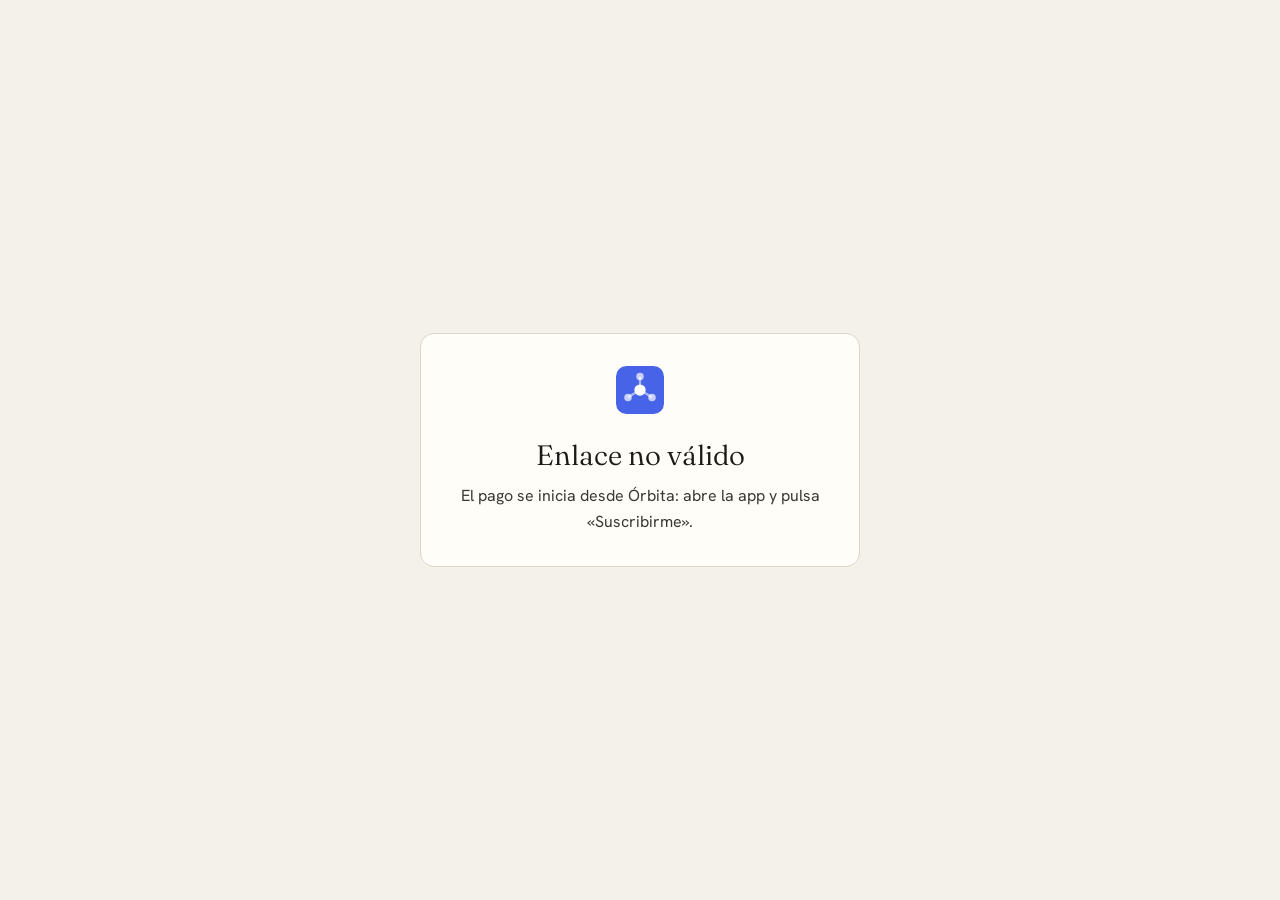
<file: comprar.html>
<!doctype html>
<html lang="es">
<head>
<meta charset="utf-8">
<meta name="viewport" content="width=device-width, initial-scale=1">
<title>Suscribirse a Órbita</title>
<meta name="robots" content="noindex">
<link rel="icon" href="data:image/svg+xml,<svg viewBox='0 0 128 128' xmlns='http://www.w3.org/2000/svg'><rect width='128' height='128' rx='28' fill='%234763e8'/><g stroke='%23fff' stroke-opacity='.55' stroke-width='6' stroke-linecap='round'><line x1='64' y1='64' x2='64' y2='30'/><line x1='64' y1='64' x2='34' y2='82'/><line x1='64' y1='64' x2='94' y2='82'/></g><circle cx='64' cy='64' r='15' fill='%23fff'/><circle cx='64' cy='28' r='10' fill='%23fff' fill-opacity='.7'/><circle cx='32' cy='84' r='10' fill='%23fff' fill-opacity='.7'/><circle cx='96' cy='84' r='10' fill='%23fff' fill-opacity='.7'/></svg>">
<link rel="preconnect" href="https://fonts.googleapis.com">
<link rel="preconnect" href="https://fonts.gstatic.com" crossorigin>
<link href="https://fonts.googleapis.com/css2?family=Fraunces:opsz,wght@9..144,340&family=Hanken+Grotesk:wght@400;500;600&display=swap" rel="stylesheet">
<!--
  Paddle's "default payment link": Órbita's server creates the purchase (price, early-bird discount,
  the account it belongs to) and sends people here with ?_ptxn=txn_…; Paddle.js opens the checkout
  for that purchase on its own. This page holds no prices and decides nothing.
  Set PADDLE_ENV and PADDLE_TOKEN (the client-side token: public) below.
-->
<script src="https://cdn.paddle.com/paddle/v2/paddle.js"></script>
<style>
:root{
  --void:#0b0c0e;--panel:#171a1f;--line:#2a2e35;--bone:#ece6da;--text:#c9c4ba;--dim:#8d8a84;--signal:#ff6a2b;--go:#4fd1a5;
  --display:"Fraunces", Georgia, serif;--body:"Hanken Grotesk", system-ui, sans-serif;
}
@media (prefers-color-scheme: light){
  :root:not([data-theme="dark"]){--void:#f4f1ea;--panel:#fffdf8;--line:#ddd6c8;--bone:#1b1a17;--text:#3b3833;--dim:#7a756c}
}
*{box-sizing:border-box;margin:0;padding:0}
body{min-height:100vh;display:grid;place-items:center;padding:24px 16px;background:var(--void);color:var(--text);font:400 16px/1.6 var(--body);-webkit-font-smoothing:antialiased}
.card{width:100%;max-width:440px;background:var(--panel);border:1px solid var(--line);border-radius:14px;padding:32px 28px;text-align:center}
.logo{width:48px;height:48px;margin:0 auto 18px}
h1{font:340 28px/1.2 var(--display);color:var(--bone);margin-bottom:10px}
p{color:var(--text)}
.dim{color:var(--dim);font-size:13px;margin-top:16px}
.ok{color:var(--go)}
.spin{width:22px;height:22px;margin:18px auto 0;border:2px solid var(--line);border-top-color:var(--signal);border-radius:50%;animation:s .8s linear infinite}
@keyframes s{to{transform:rotate(360deg)}}
[hidden]{display:none!important}
</style>
</head>
<body>
<main class="card">
  <svg class="logo" viewBox="0 0 128 128" aria-hidden="true"><rect width="128" height="128" rx="28" fill="#4763e8"/><g stroke="#fff" stroke-opacity=".55" stroke-width="6" stroke-linecap="round"><line x1="64" y1="64" x2="64" y2="30"/><line x1="64" y1="64" x2="34" y2="82"/><line x1="64" y1="64" x2="94" y2="82"/></g><circle cx="64" cy="64" r="15" fill="#fff"/><circle cx="64" cy="28" r="10" fill="#fff" fill-opacity=".7"/><circle cx="32" cy="84" r="10" fill="#fff" fill-opacity=".7"/><circle cx="96" cy="84" r="10" fill="#fff" fill-opacity=".7"/></svg>

  <section id="loading">
    <h1>Abriendo el pago…</h1>
    <p>Un momento: se abre el formulario seguro de Paddle.</p>
    <div class="spin" role="status" aria-label="Cargando"></div>
  </section>

  <section id="done" hidden>
    <h1 class="ok">¡Pago completado!</h1>
    <p>Gracias por suscribirte. Vuelve a Órbita: se activará sola en unos segundos.</p>
    <p class="dim">Puedes cerrar esta pestaña. Recibirás la factura en tu correo.</p>
  </section>

  <section id="closed" hidden>
    <h1>Pago sin completar</h1>
    <p>No se ha cobrado nada. Puedes volver a Órbita y elegir un plan de nuevo cuando quieras.</p>
    <p class="dim"><a href="#" id="reopen">Volver a abrir el pago</a></p>
  </section>

  <section id="invalid" hidden>
    <h1>Enlace no válido</h1>
    <p>El pago se inicia desde Órbita: abre la app y pulsa «Suscribirme».</p>
  </section>
</main>

<script>
  const PADDLE_ENV = 'sandbox' // 'sandbox' while testing, 'production' at launch
  const PADDLE_TOKEN = 'test_693c785afe19d31ba54aa5344ba'

  const show = (id) => document.querySelectorAll('main section').forEach((s) => (s.hidden = s.id !== id))
  const txn = new URLSearchParams(location.search).get('_ptxn')
  let completed = false

  if (!txn || !/^txn_[a-z0-9]+$/i.test(txn)) {
    show('invalid')
  } else {
    if (PADDLE_ENV === 'sandbox') Paddle.Environment.set('sandbox')
    Paddle.Initialize({
      token: PADDLE_TOKEN,
      checkout: { settings: { displayMode: 'overlay', theme: matchMedia('(prefers-color-scheme: light)').matches ? 'light' : 'dark', locale: navigator.language.startsWith('es') ? 'es' : 'en' } },
      eventCallback(event) {
        if (event.name === 'checkout.completed') {
          completed = true
          show('done')
        } else if (event.name === 'checkout.closed' && !completed) {
          show('closed')
        }
      }
    })
    // Paddle.js opens the checkout for ?_ptxn= by itself; reopening uses the same purchase
    document.getElementById('reopen').addEventListener('click', (e) => {
      e.preventDefault()
      show('loading')
      Paddle.Checkout.open({ transactionId: txn })
    })
  }
</script>
</body>
</html>
</file>
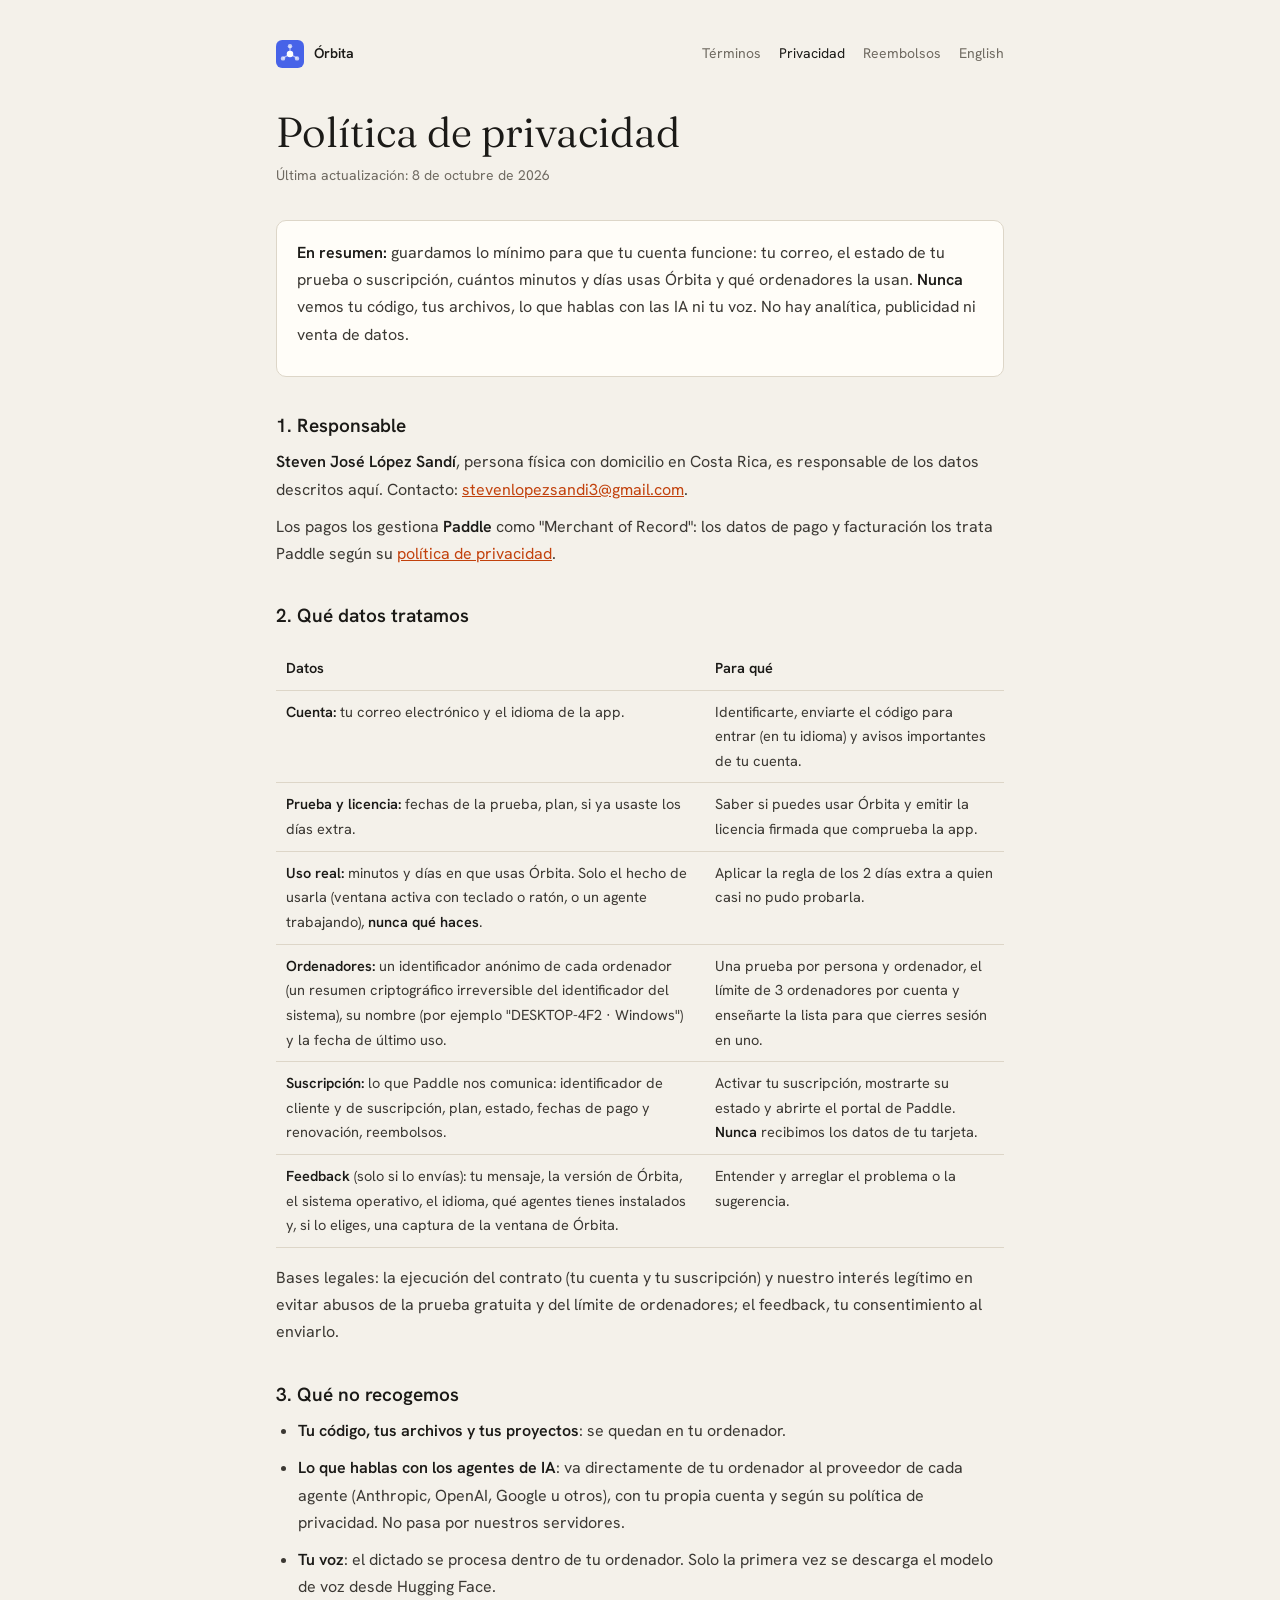
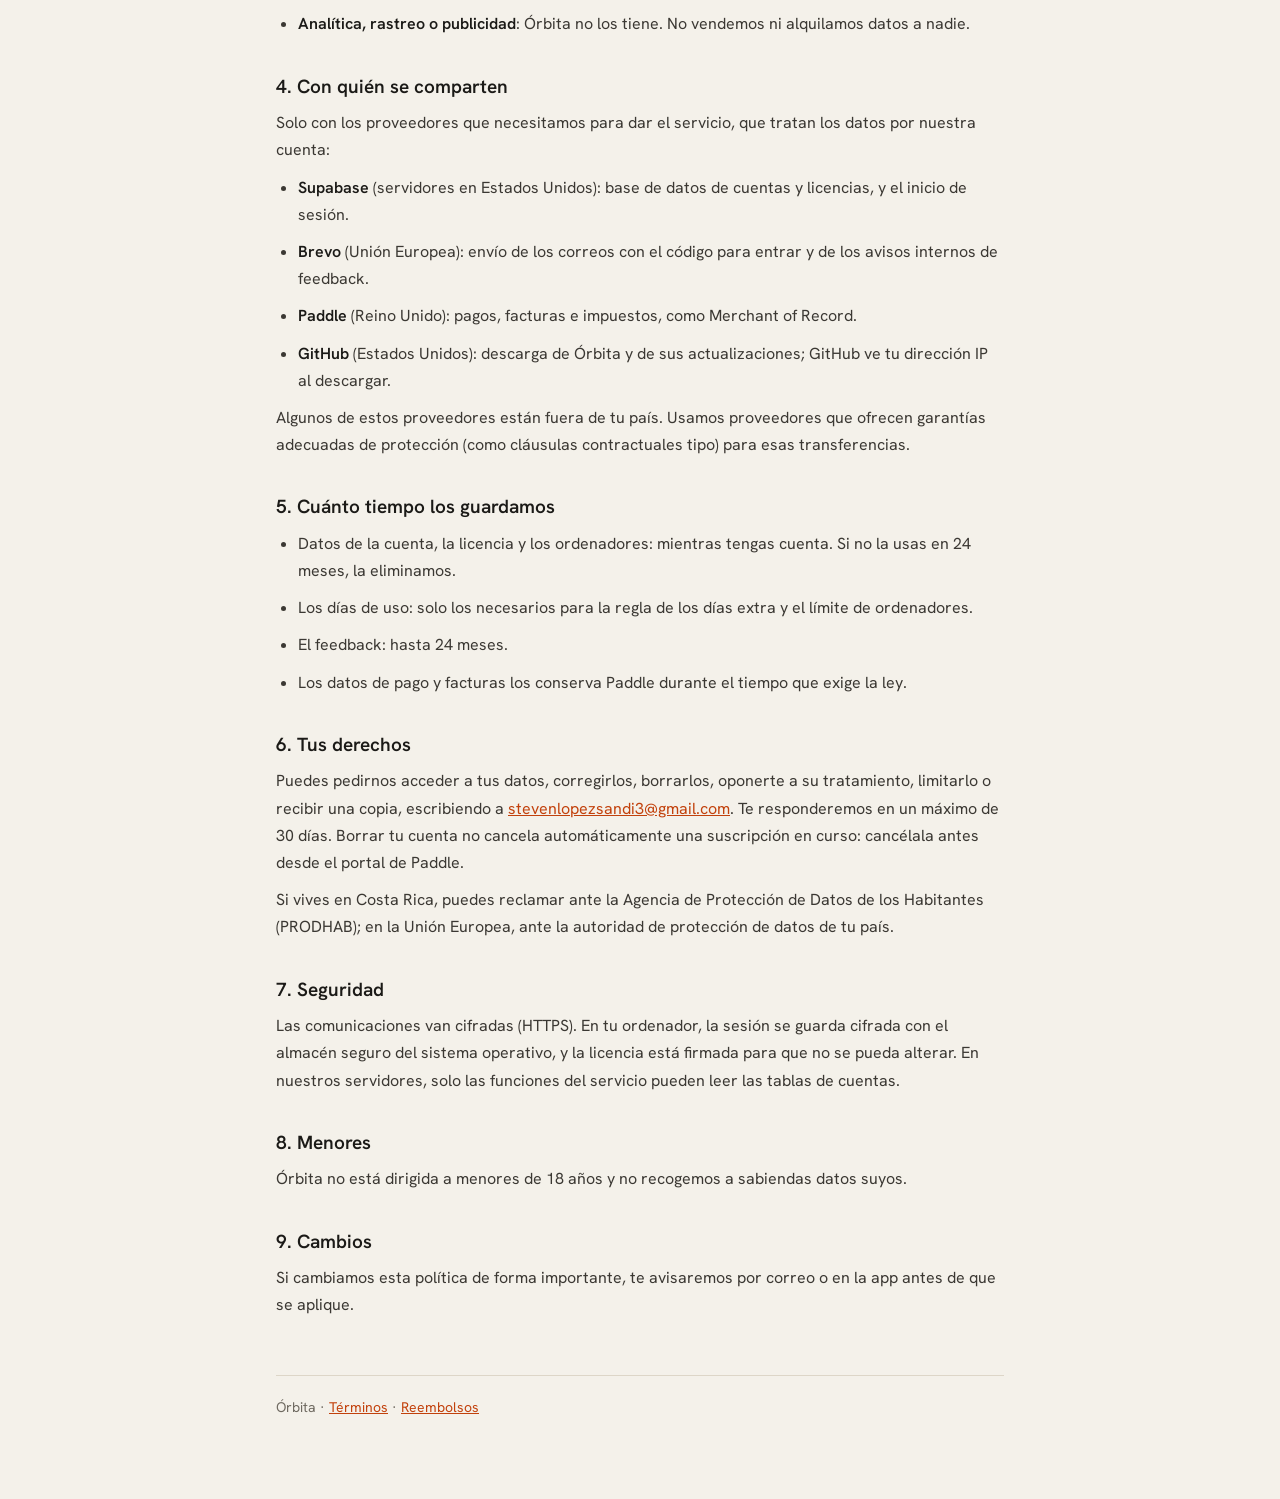
<file: legal/privacidad.html>
<!doctype html>
<html lang="es">
<head>
<meta charset="utf-8">
<meta name="viewport" content="width=device-width, initial-scale=1">
<title>Privacidad · Órbita</title>
<link rel="alternate" hreflang="en" href="privacy.html">
<link rel="preconnect" href="https://fonts.googleapis.com">
<link rel="preconnect" href="https://fonts.gstatic.com" crossorigin>
<link href="https://fonts.googleapis.com/css2?family=Fraunces:opsz,wght@9..144,340&family=Hanken+Grotesk:wght@400;600&display=swap" rel="stylesheet">
<link rel="stylesheet" href="legal.css">
</head>
<body>
<div class="wrap">
<nav>
  <a class="brand" href="../index.html"><svg viewBox="0 0 128 128" aria-hidden="true"><rect width="128" height="128" rx="28" fill="#4763e8"/><g stroke="#fff" stroke-opacity=".55" stroke-width="6" stroke-linecap="round"><line x1="64" y1="64" x2="64" y2="30"/><line x1="64" y1="64" x2="34" y2="82"/><line x1="64" y1="64" x2="94" y2="82"/></g><circle cx="64" cy="64" r="15" fill="#fff"/><circle cx="64" cy="28" r="10" fill="#fff" fill-opacity=".7"/><circle cx="32" cy="84" r="10" fill="#fff" fill-opacity=".7"/><circle cx="96" cy="84" r="10" fill="#fff" fill-opacity=".7"/></svg>Órbita</a>
  <a href="terminos.html">Términos</a>
  <a href="privacidad.html" aria-current="page">Privacidad</a>
  <a href="reembolsos.html">Reembolsos</a>
  <a href="privacy.html" lang="en">English</a>
</nav>

<h1>Política de privacidad</h1>
<p class="updated">Última actualización: 8 de octubre de 2026</p>

<div class="summary">
  <p><strong>En resumen:</strong> guardamos lo mínimo para que tu cuenta funcione: tu correo, el estado de tu prueba o suscripción, cuántos minutos y días usas Órbita y qué ordenadores la usan. <strong>Nunca</strong> vemos tu código, tus archivos, lo que hablas con las IA ni tu voz. No hay analítica, publicidad ni venta de datos.</p>
</div>

<h2>1. Responsable</h2>
<p><strong>Steven José López Sandí</strong>, persona física con domicilio en Costa Rica, es responsable de los datos descritos aquí. Contacto: <a href="mailto:stevenlopezsandi3@gmail.com">stevenlopezsandi3@gmail.com</a>.</p>
<p>Los pagos los gestiona <strong>Paddle</strong> como "Merchant of Record": los datos de pago y facturación los trata Paddle según su <a href="https://www.paddle.com/legal/privacy" rel="noopener">política de privacidad</a>.</p>

<h2>2. Qué datos tratamos</h2>
<div class="table">
<table>
  <tr><th>Datos</th><th>Para qué</th></tr>
  <tr><td><strong>Cuenta:</strong> tu correo electrónico y el idioma de la app.</td><td>Identificarte, enviarte el código para entrar (en tu idioma) y avisos importantes de tu cuenta.</td></tr>
  <tr><td><strong>Prueba y licencia:</strong> fechas de la prueba, plan, si ya usaste los días extra.</td><td>Saber si puedes usar Órbita y emitir la licencia firmada que comprueba la app.</td></tr>
  <tr><td><strong>Uso real:</strong> minutos y días en que usas Órbita. Solo el hecho de usarla (ventana activa con teclado o ratón, o un agente trabajando), <strong>nunca qué haces</strong>.</td><td>Aplicar la regla de los 2 días extra a quien casi no pudo probarla.</td></tr>
  <tr><td><strong>Ordenadores:</strong> un identificador anónimo de cada ordenador (un resumen criptográfico irreversible del identificador del sistema), su nombre (por ejemplo "DESKTOP-4F2 · Windows") y la fecha de último uso.</td><td>Una prueba por persona y ordenador, el límite de 3 ordenadores por cuenta y enseñarte la lista para que cierres sesión en uno.</td></tr>
  <tr><td><strong>Suscripción:</strong> lo que Paddle nos comunica: identificador de cliente y de suscripción, plan, estado, fechas de pago y renovación, reembolsos.</td><td>Activar tu suscripción, mostrarte su estado y abrirte el portal de Paddle. <strong>Nunca</strong> recibimos los datos de tu tarjeta.</td></tr>
  <tr><td><strong>Feedback</strong> (solo si lo envías): tu mensaje, la versión de Órbita, el sistema operativo, el idioma, qué agentes tienes instalados y, si lo eliges, una captura de la ventana de Órbita.</td><td>Entender y arreglar el problema o la sugerencia.</td></tr>
</table>
</div>
<p>Bases legales: la ejecución del contrato (tu cuenta y tu suscripción) y nuestro interés legítimo en evitar abusos de la prueba gratuita y del límite de ordenadores; el feedback, tu consentimiento al enviarlo.</p>

<h2>3. Qué no recogemos</h2>
<ul>
  <li><strong>Tu código, tus archivos y tus proyectos</strong>: se quedan en tu ordenador.</li>
  <li><strong>Lo que hablas con los agentes de IA</strong>: va directamente de tu ordenador al proveedor de cada agente (Anthropic, OpenAI, Google u otros), con tu propia cuenta y según su política de privacidad. No pasa por nuestros servidores.</li>
  <li><strong>Tu voz</strong>: el dictado se procesa dentro de tu ordenador. Solo la primera vez se descarga el modelo de voz desde Hugging Face.</li>
  <li><strong>Analítica, rastreo o publicidad</strong>: Órbita no los tiene. No vendemos ni alquilamos datos a nadie.</li>
</ul>

<h2>4. Con quién se comparten</h2>
<p>Solo con los proveedores que necesitamos para dar el servicio, que tratan los datos por nuestra cuenta:</p>
<ul>
  <li><strong>Supabase</strong> (servidores en Estados Unidos): base de datos de cuentas y licencias, y el inicio de sesión.</li>
  <li><strong>Brevo</strong> (Unión Europea): envío de los correos con el código para entrar y de los avisos internos de feedback.</li>
  <li><strong>Paddle</strong> (Reino Unido): pagos, facturas e impuestos, como Merchant of Record.</li>
  <li><strong>GitHub</strong> (Estados Unidos): descarga de Órbita y de sus actualizaciones; GitHub ve tu dirección IP al descargar.</li>
</ul>
<p>Algunos de estos proveedores están fuera de tu país. Usamos proveedores que ofrecen garantías adecuadas de protección (como cláusulas contractuales tipo) para esas transferencias.</p>

<h2>5. Cuánto tiempo los guardamos</h2>
<ul>
  <li>Datos de la cuenta, la licencia y los ordenadores: mientras tengas cuenta. Si no la usas en 24 meses, la eliminamos.</li>
  <li>Los días de uso: solo los necesarios para la regla de los días extra y el límite de ordenadores.</li>
  <li>El feedback: hasta 24 meses.</li>
  <li>Los datos de pago y facturas los conserva Paddle durante el tiempo que exige la ley.</li>
</ul>

<h2>6. Tus derechos</h2>
<p>Puedes pedirnos acceder a tus datos, corregirlos, borrarlos, oponerte a su tratamiento, limitarlo o recibir una copia, escribiendo a <a href="mailto:stevenlopezsandi3@gmail.com">stevenlopezsandi3@gmail.com</a>. Te responderemos en un máximo de 30 días. Borrar tu cuenta no cancela automáticamente una suscripción en curso: cancélala antes desde el portal de Paddle.</p>
<p>Si vives en Costa Rica, puedes reclamar ante la Agencia de Protección de Datos de los Habitantes (PRODHAB); en la Unión Europea, ante la autoridad de protección de datos de tu país.</p>

<h2>7. Seguridad</h2>
<p>Las comunicaciones van cifradas (HTTPS). En tu ordenador, la sesión se guarda cifrada con el almacén seguro del sistema operativo, y la licencia está firmada para que no se pueda alterar. En nuestros servidores, solo las funciones del servicio pueden leer las tablas de cuentas.</p>

<h2>8. Menores</h2>
<p>Órbita no está dirigida a menores de 18 años y no recogemos a sabiendas datos suyos.</p>

<h2>9. Cambios</h2>
<p>Si cambiamos esta política de forma importante, te avisaremos por correo o en la app antes de que se aplique.</p>

<footer>Órbita · <a href="terminos.html">Términos</a> · <a href="reembolsos.html">Reembolsos</a></footer>
</div>
</body>
</html>
</file>
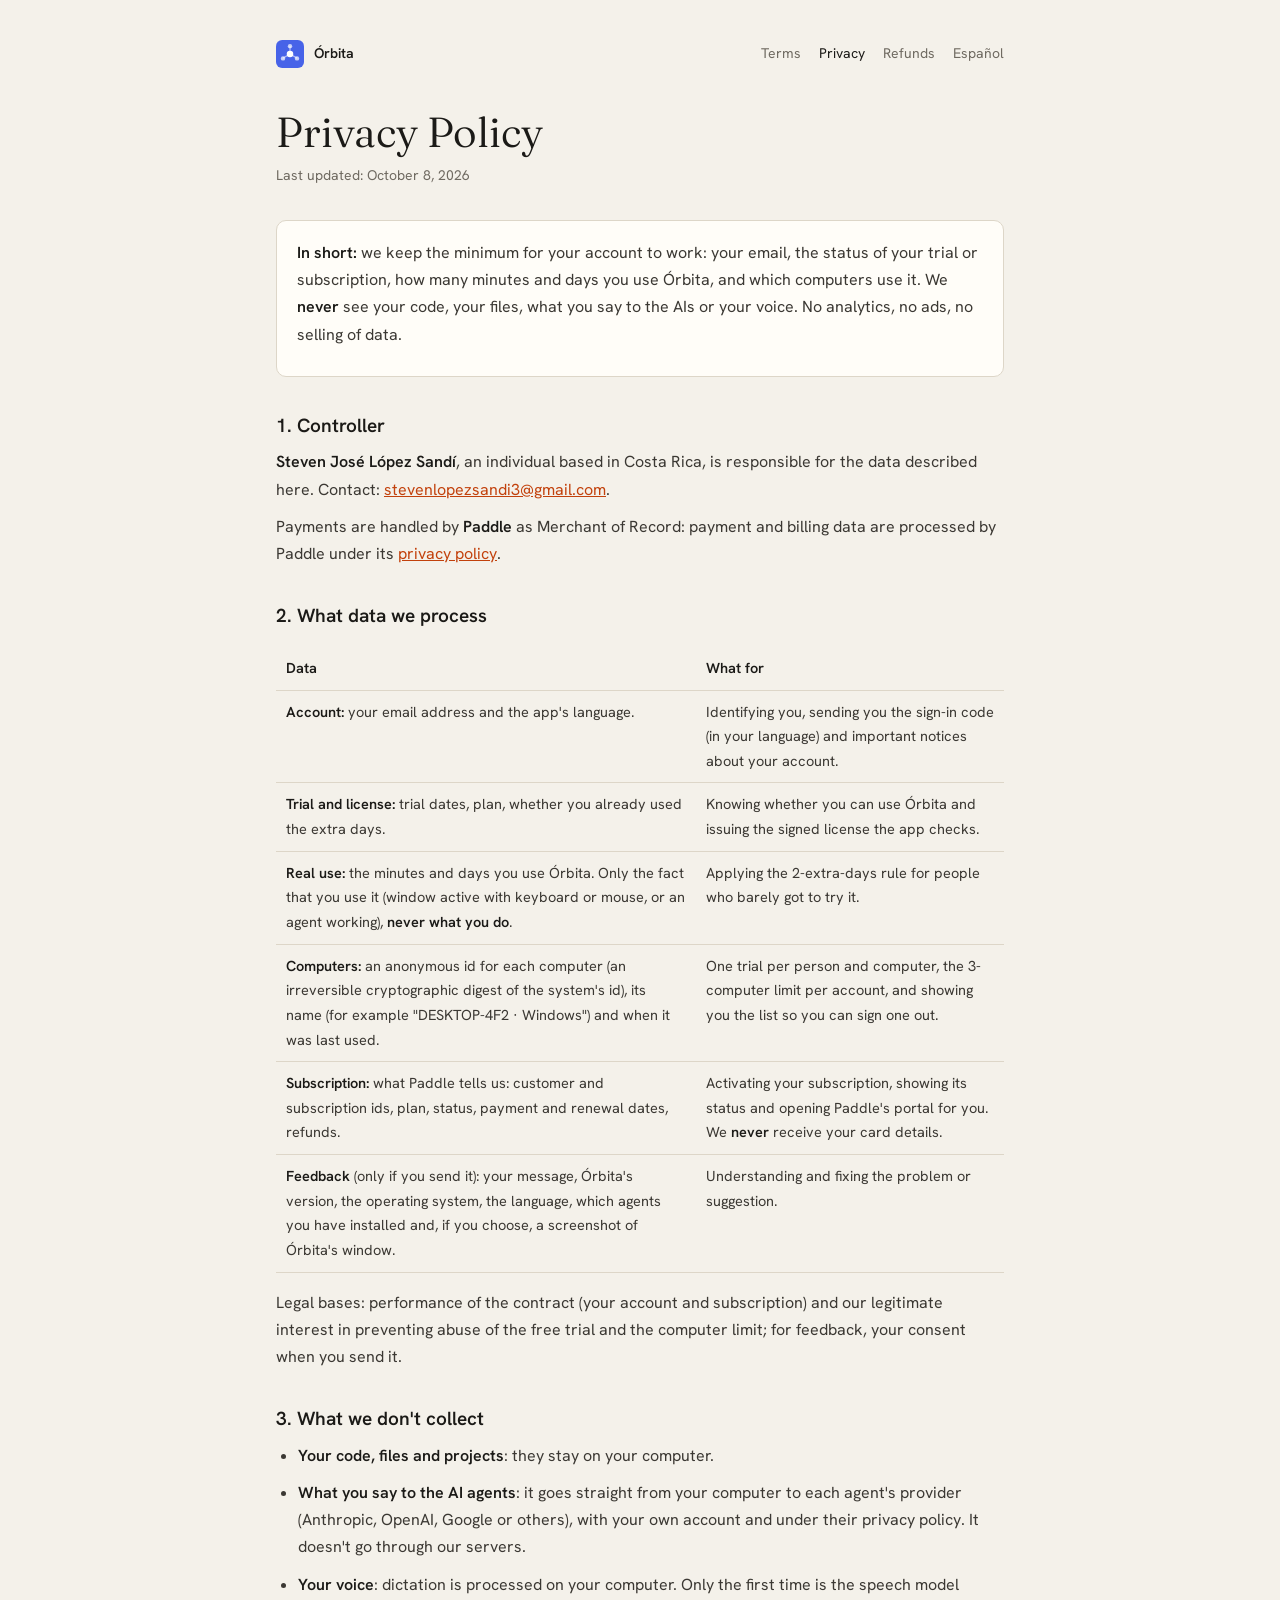
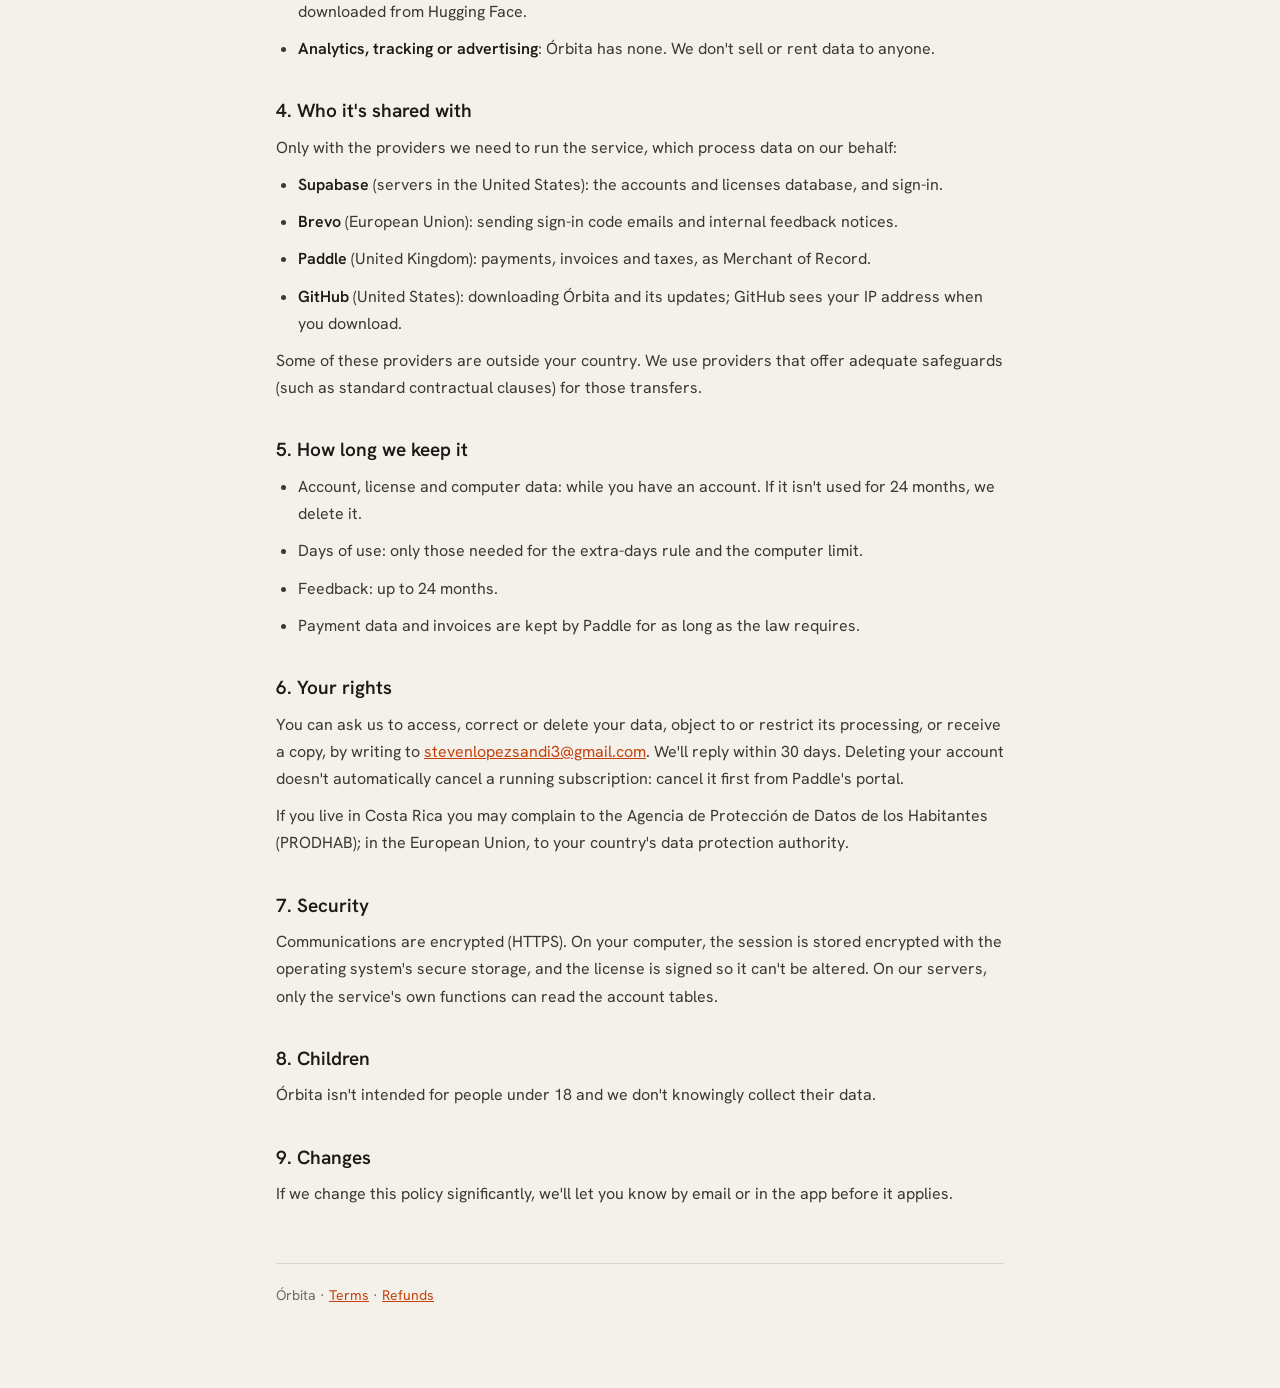
<file: legal/privacy.html>
<!doctype html>
<html lang="en">
<head>
<meta charset="utf-8">
<meta name="viewport" content="width=device-width, initial-scale=1">
<title>Privacy · Órbita</title>
<link rel="alternate" hreflang="es" href="privacidad.html">
<link rel="preconnect" href="https://fonts.googleapis.com">
<link rel="preconnect" href="https://fonts.gstatic.com" crossorigin>
<link href="https://fonts.googleapis.com/css2?family=Fraunces:opsz,wght@9..144,340&family=Hanken+Grotesk:wght@400;600&display=swap" rel="stylesheet">
<link rel="stylesheet" href="legal.css">
</head>
<body>
<div class="wrap">
<nav>
  <a class="brand" href="../index.html"><svg viewBox="0 0 128 128" aria-hidden="true"><rect width="128" height="128" rx="28" fill="#4763e8"/><g stroke="#fff" stroke-opacity=".55" stroke-width="6" stroke-linecap="round"><line x1="64" y1="64" x2="64" y2="30"/><line x1="64" y1="64" x2="34" y2="82"/><line x1="64" y1="64" x2="94" y2="82"/></g><circle cx="64" cy="64" r="15" fill="#fff"/><circle cx="64" cy="28" r="10" fill="#fff" fill-opacity=".7"/><circle cx="32" cy="84" r="10" fill="#fff" fill-opacity=".7"/><circle cx="96" cy="84" r="10" fill="#fff" fill-opacity=".7"/></svg>Órbita</a>
  <a href="terms.html">Terms</a>
  <a href="privacy.html" aria-current="page">Privacy</a>
  <a href="refunds.html">Refunds</a>
  <a href="privacidad.html" lang="es">Español</a>
</nav>

<h1>Privacy Policy</h1>
<p class="updated">Last updated: October 8, 2026</p>

<div class="summary">
  <p><strong>In short:</strong> we keep the minimum for your account to work: your email, the status of your trial or subscription, how many minutes and days you use Órbita, and which computers use it. We <strong>never</strong> see your code, your files, what you say to the AIs or your voice. No analytics, no ads, no selling of data.</p>
</div>

<h2>1. Controller</h2>
<p><strong>Steven José López Sandí</strong>, an individual based in Costa Rica, is responsible for the data described here. Contact: <a href="mailto:stevenlopezsandi3@gmail.com">stevenlopezsandi3@gmail.com</a>.</p>
<p>Payments are handled by <strong>Paddle</strong> as Merchant of Record: payment and billing data are processed by Paddle under its <a href="https://www.paddle.com/legal/privacy" rel="noopener">privacy policy</a>.</p>

<h2>2. What data we process</h2>
<div class="table">
<table>
  <tr><th>Data</th><th>What for</th></tr>
  <tr><td><strong>Account:</strong> your email address and the app's language.</td><td>Identifying you, sending you the sign-in code (in your language) and important notices about your account.</td></tr>
  <tr><td><strong>Trial and license:</strong> trial dates, plan, whether you already used the extra days.</td><td>Knowing whether you can use Órbita and issuing the signed license the app checks.</td></tr>
  <tr><td><strong>Real use:</strong> the minutes and days you use Órbita. Only the fact that you use it (window active with keyboard or mouse, or an agent working), <strong>never what you do</strong>.</td><td>Applying the 2-extra-days rule for people who barely got to try it.</td></tr>
  <tr><td><strong>Computers:</strong> an anonymous id for each computer (an irreversible cryptographic digest of the system's id), its name (for example "DESKTOP-4F2 · Windows") and when it was last used.</td><td>One trial per person and computer, the 3-computer limit per account, and showing you the list so you can sign one out.</td></tr>
  <tr><td><strong>Subscription:</strong> what Paddle tells us: customer and subscription ids, plan, status, payment and renewal dates, refunds.</td><td>Activating your subscription, showing its status and opening Paddle's portal for you. We <strong>never</strong> receive your card details.</td></tr>
  <tr><td><strong>Feedback</strong> (only if you send it): your message, Órbita's version, the operating system, the language, which agents you have installed and, if you choose, a screenshot of Órbita's window.</td><td>Understanding and fixing the problem or suggestion.</td></tr>
</table>
</div>
<p>Legal bases: performance of the contract (your account and subscription) and our legitimate interest in preventing abuse of the free trial and the computer limit; for feedback, your consent when you send it.</p>

<h2>3. What we don't collect</h2>
<ul>
  <li><strong>Your code, files and projects</strong>: they stay on your computer.</li>
  <li><strong>What you say to the AI agents</strong>: it goes straight from your computer to each agent's provider (Anthropic, OpenAI, Google or others), with your own account and under their privacy policy. It doesn't go through our servers.</li>
  <li><strong>Your voice</strong>: dictation is processed on your computer. Only the first time is the speech model downloaded from Hugging Face.</li>
  <li><strong>Analytics, tracking or advertising</strong>: Órbita has none. We don't sell or rent data to anyone.</li>
</ul>

<h2>4. Who it's shared with</h2>
<p>Only with the providers we need to run the service, which process data on our behalf:</p>
<ul>
  <li><strong>Supabase</strong> (servers in the United States): the accounts and licenses database, and sign-in.</li>
  <li><strong>Brevo</strong> (European Union): sending sign-in code emails and internal feedback notices.</li>
  <li><strong>Paddle</strong> (United Kingdom): payments, invoices and taxes, as Merchant of Record.</li>
  <li><strong>GitHub</strong> (United States): downloading Órbita and its updates; GitHub sees your IP address when you download.</li>
</ul>
<p>Some of these providers are outside your country. We use providers that offer adequate safeguards (such as standard contractual clauses) for those transfers.</p>

<h2>5. How long we keep it</h2>
<ul>
  <li>Account, license and computer data: while you have an account. If it isn't used for 24 months, we delete it.</li>
  <li>Days of use: only those needed for the extra-days rule and the computer limit.</li>
  <li>Feedback: up to 24 months.</li>
  <li>Payment data and invoices are kept by Paddle for as long as the law requires.</li>
</ul>

<h2>6. Your rights</h2>
<p>You can ask us to access, correct or delete your data, object to or restrict its processing, or receive a copy, by writing to <a href="mailto:stevenlopezsandi3@gmail.com">stevenlopezsandi3@gmail.com</a>. We'll reply within 30 days. Deleting your account doesn't automatically cancel a running subscription: cancel it first from Paddle's portal.</p>
<p>If you live in Costa Rica you may complain to the Agencia de Protección de Datos de los Habitantes (PRODHAB); in the European Union, to your country's data protection authority.</p>

<h2>7. Security</h2>
<p>Communications are encrypted (HTTPS). On your computer, the session is stored encrypted with the operating system's secure storage, and the license is signed so it can't be altered. On our servers, only the service's own functions can read the account tables.</p>

<h2>8. Children</h2>
<p>Órbita isn't intended for people under 18 and we don't knowingly collect their data.</p>

<h2>9. Changes</h2>
<p>If we change this policy significantly, we'll let you know by email or in the app before it applies.</p>

<footer>Órbita · <a href="terms.html">Terms</a> · <a href="refunds.html">Refunds</a></footer>
</div>
</body>
</html>
</file>
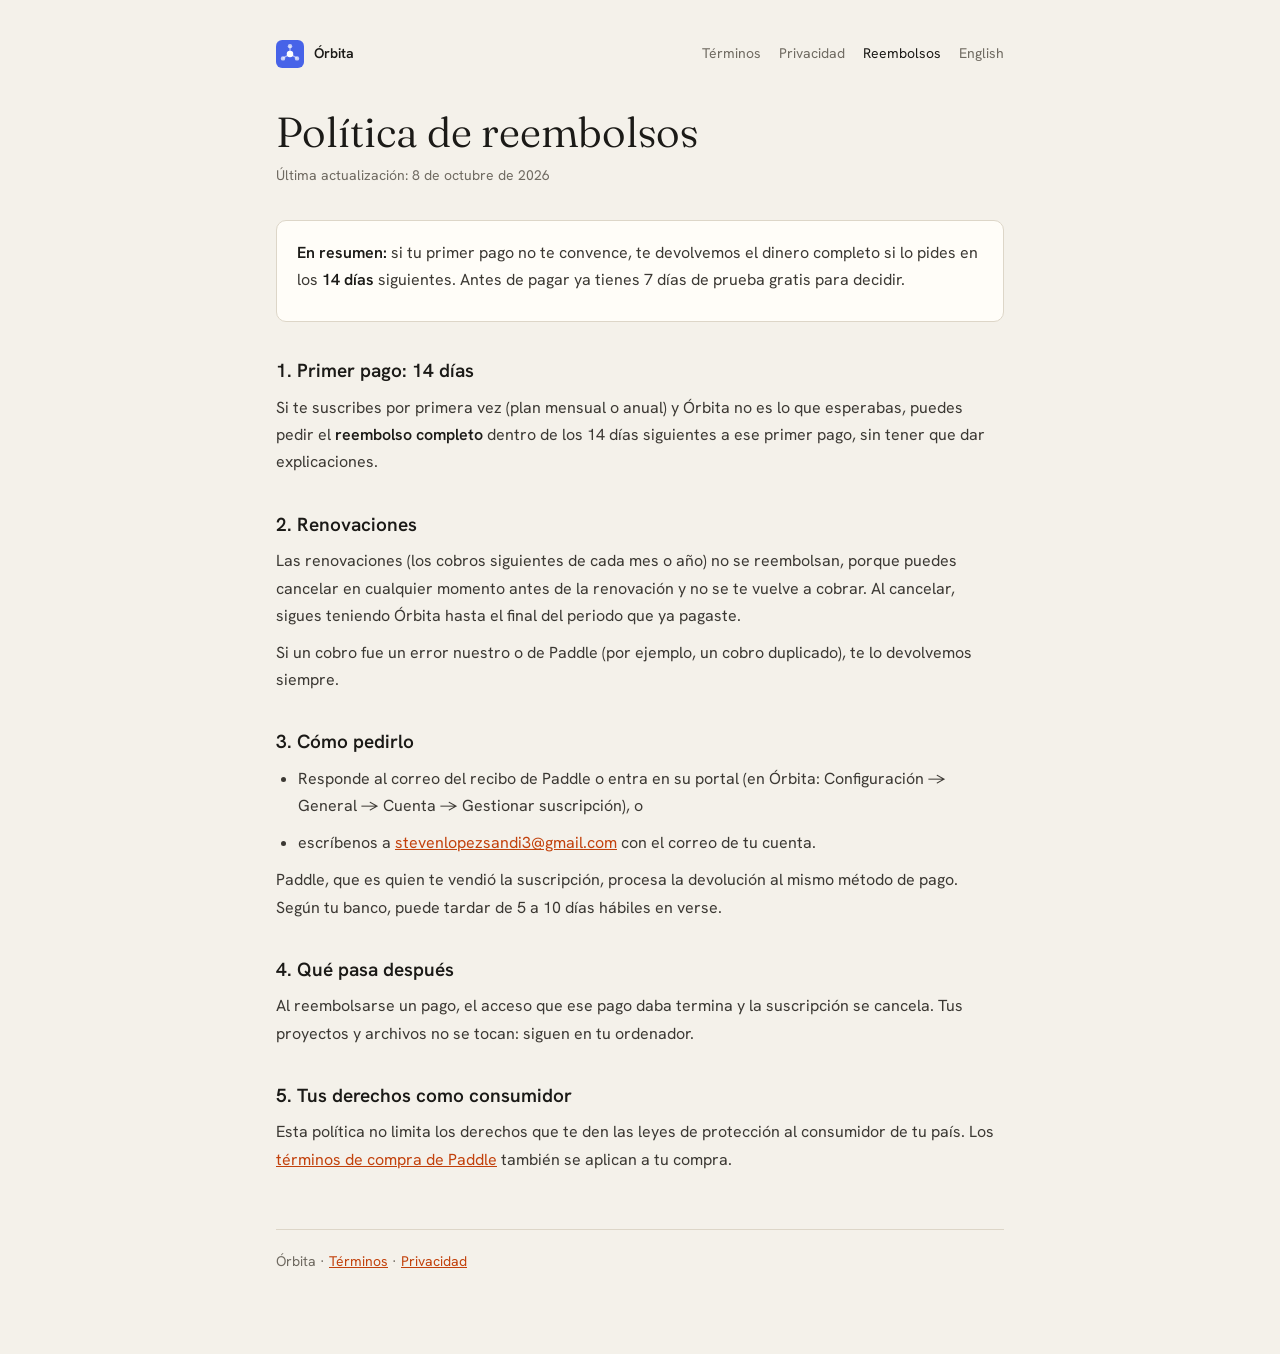
<file: legal/reembolsos.html>
<!doctype html>
<html lang="es">
<head>
<meta charset="utf-8">
<meta name="viewport" content="width=device-width, initial-scale=1">
<title>Reembolsos · Órbita</title>
<link rel="alternate" hreflang="en" href="refunds.html">
<link rel="preconnect" href="https://fonts.googleapis.com">
<link rel="preconnect" href="https://fonts.gstatic.com" crossorigin>
<link href="https://fonts.googleapis.com/css2?family=Fraunces:opsz,wght@9..144,340&family=Hanken+Grotesk:wght@400;600&display=swap" rel="stylesheet">
<link rel="stylesheet" href="legal.css">
</head>
<body>
<div class="wrap">
<nav>
  <a class="brand" href="../index.html"><svg viewBox="0 0 128 128" aria-hidden="true"><rect width="128" height="128" rx="28" fill="#4763e8"/><g stroke="#fff" stroke-opacity=".55" stroke-width="6" stroke-linecap="round"><line x1="64" y1="64" x2="64" y2="30"/><line x1="64" y1="64" x2="34" y2="82"/><line x1="64" y1="64" x2="94" y2="82"/></g><circle cx="64" cy="64" r="15" fill="#fff"/><circle cx="64" cy="28" r="10" fill="#fff" fill-opacity=".7"/><circle cx="32" cy="84" r="10" fill="#fff" fill-opacity=".7"/><circle cx="96" cy="84" r="10" fill="#fff" fill-opacity=".7"/></svg>Órbita</a>
  <a href="terminos.html">Términos</a>
  <a href="privacidad.html">Privacidad</a>
  <a href="reembolsos.html" aria-current="page">Reembolsos</a>
  <a href="refunds.html" lang="en">English</a>
</nav>

<h1>Política de reembolsos</h1>
<p class="updated">Última actualización: 8 de octubre de 2026</p>

<div class="summary">
  <p><strong>En resumen:</strong> si tu primer pago no te convence, te devolvemos el dinero completo si lo pides en los <strong>14 días</strong> siguientes. Antes de pagar ya tienes 7 días de prueba gratis para decidir.</p>
</div>

<h2>1. Primer pago: 14 días</h2>
<p>Si te suscribes por primera vez (plan mensual o anual) y Órbita no es lo que esperabas, puedes pedir el <strong>reembolso completo</strong> dentro de los 14 días siguientes a ese primer pago, sin tener que dar explicaciones.</p>

<h2>2. Renovaciones</h2>
<p>Las renovaciones (los cobros siguientes de cada mes o año) no se reembolsan, porque puedes cancelar en cualquier momento antes de la renovación y no se te vuelve a cobrar. Al cancelar, sigues teniendo Órbita hasta el final del periodo que ya pagaste.</p>
<p>Si un cobro fue un error nuestro o de Paddle (por ejemplo, un cobro duplicado), te lo devolvemos siempre.</p>

<h2>3. Cómo pedirlo</h2>
<ul>
  <li>Responde al correo del recibo de Paddle o entra en su portal (en Órbita: Configuración → General → Cuenta → Gestionar suscripción), o</li>
  <li>escríbenos a <a href="mailto:stevenlopezsandi3@gmail.com">stevenlopezsandi3@gmail.com</a> con el correo de tu cuenta.</li>
</ul>
<p>Paddle, que es quien te vendió la suscripción, procesa la devolución al mismo método de pago. Según tu banco, puede tardar de 5 a 10 días hábiles en verse.</p>

<h2>4. Qué pasa después</h2>
<p>Al reembolsarse un pago, el acceso que ese pago daba termina y la suscripción se cancela. Tus proyectos y archivos no se tocan: siguen en tu ordenador.</p>

<h2>5. Tus derechos como consumidor</h2>
<p>Esta política no limita los derechos que te den las leyes de protección al consumidor de tu país. Los <a href="https://www.paddle.com/legal/checkout-buyer-terms" rel="noopener">términos de compra de Paddle</a> también se aplican a tu compra.</p>

<footer>Órbita · <a href="terminos.html">Términos</a> · <a href="privacidad.html">Privacidad</a></footer>
</div>
</body>
</html>
</file>
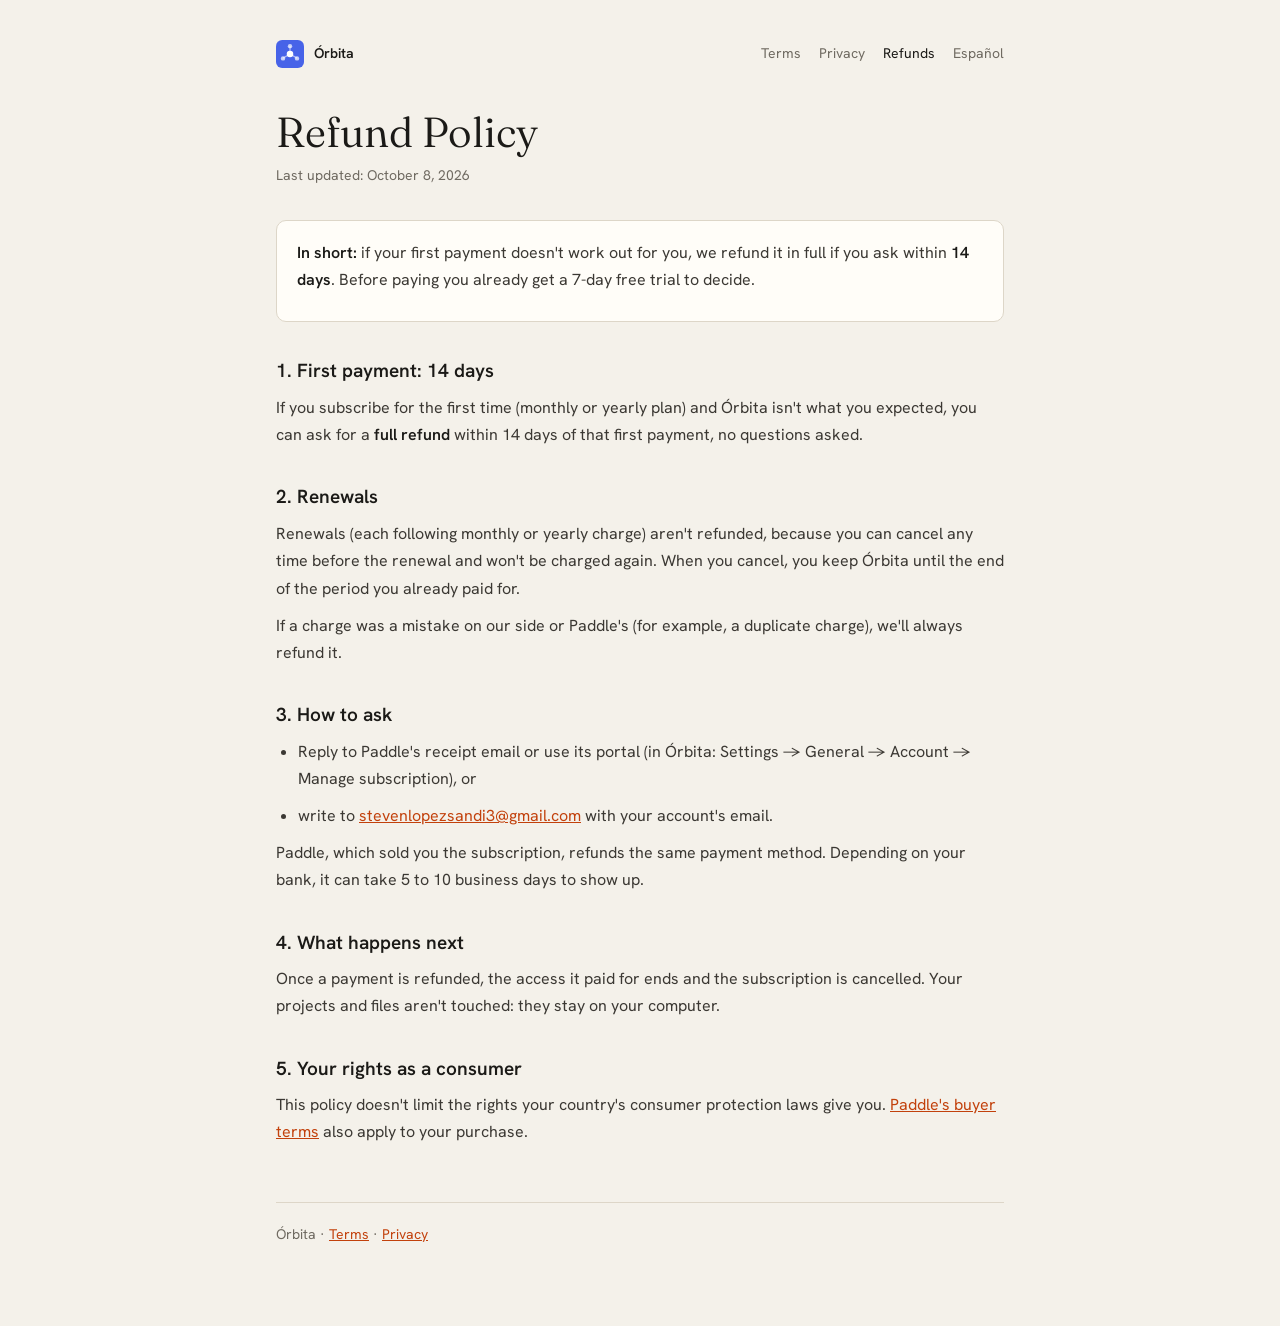
<file: legal/refunds.html>
<!doctype html>
<html lang="en">
<head>
<meta charset="utf-8">
<meta name="viewport" content="width=device-width, initial-scale=1">
<title>Refunds · Órbita</title>
<link rel="alternate" hreflang="es" href="reembolsos.html">
<link rel="preconnect" href="https://fonts.googleapis.com">
<link rel="preconnect" href="https://fonts.gstatic.com" crossorigin>
<link href="https://fonts.googleapis.com/css2?family=Fraunces:opsz,wght@9..144,340&family=Hanken+Grotesk:wght@400;600&display=swap" rel="stylesheet">
<link rel="stylesheet" href="legal.css">
</head>
<body>
<div class="wrap">
<nav>
  <a class="brand" href="../index.html"><svg viewBox="0 0 128 128" aria-hidden="true"><rect width="128" height="128" rx="28" fill="#4763e8"/><g stroke="#fff" stroke-opacity=".55" stroke-width="6" stroke-linecap="round"><line x1="64" y1="64" x2="64" y2="30"/><line x1="64" y1="64" x2="34" y2="82"/><line x1="64" y1="64" x2="94" y2="82"/></g><circle cx="64" cy="64" r="15" fill="#fff"/><circle cx="64" cy="28" r="10" fill="#fff" fill-opacity=".7"/><circle cx="32" cy="84" r="10" fill="#fff" fill-opacity=".7"/><circle cx="96" cy="84" r="10" fill="#fff" fill-opacity=".7"/></svg>Órbita</a>
  <a href="terms.html">Terms</a>
  <a href="privacy.html">Privacy</a>
  <a href="refunds.html" aria-current="page">Refunds</a>
  <a href="reembolsos.html" lang="es">Español</a>
</nav>

<h1>Refund Policy</h1>
<p class="updated">Last updated: October 8, 2026</p>

<div class="summary">
  <p><strong>In short:</strong> if your first payment doesn't work out for you, we refund it in full if you ask within <strong>14 days</strong>. Before paying you already get a 7-day free trial to decide.</p>
</div>

<h2>1. First payment: 14 days</h2>
<p>If you subscribe for the first time (monthly or yearly plan) and Órbita isn't what you expected, you can ask for a <strong>full refund</strong> within 14 days of that first payment, no questions asked.</p>

<h2>2. Renewals</h2>
<p>Renewals (each following monthly or yearly charge) aren't refunded, because you can cancel any time before the renewal and won't be charged again. When you cancel, you keep Órbita until the end of the period you already paid for.</p>
<p>If a charge was a mistake on our side or Paddle's (for example, a duplicate charge), we'll always refund it.</p>

<h2>3. How to ask</h2>
<ul>
  <li>Reply to Paddle's receipt email or use its portal (in Órbita: Settings → General → Account → Manage subscription), or</li>
  <li>write to <a href="mailto:stevenlopezsandi3@gmail.com">stevenlopezsandi3@gmail.com</a> with your account's email.</li>
</ul>
<p>Paddle, which sold you the subscription, refunds the same payment method. Depending on your bank, it can take 5 to 10 business days to show up.</p>

<h2>4. What happens next</h2>
<p>Once a payment is refunded, the access it paid for ends and the subscription is cancelled. Your projects and files aren't touched: they stay on your computer.</p>

<h2>5. Your rights as a consumer</h2>
<p>This policy doesn't limit the rights your country's consumer protection laws give you. <a href="https://www.paddle.com/legal/checkout-buyer-terms" rel="noopener">Paddle's buyer terms</a> also apply to your purchase.</p>

<footer>Órbita · <a href="terms.html">Terms</a> · <a href="privacy.html">Privacy</a></footer>
</div>
</body>
</html>
</file>
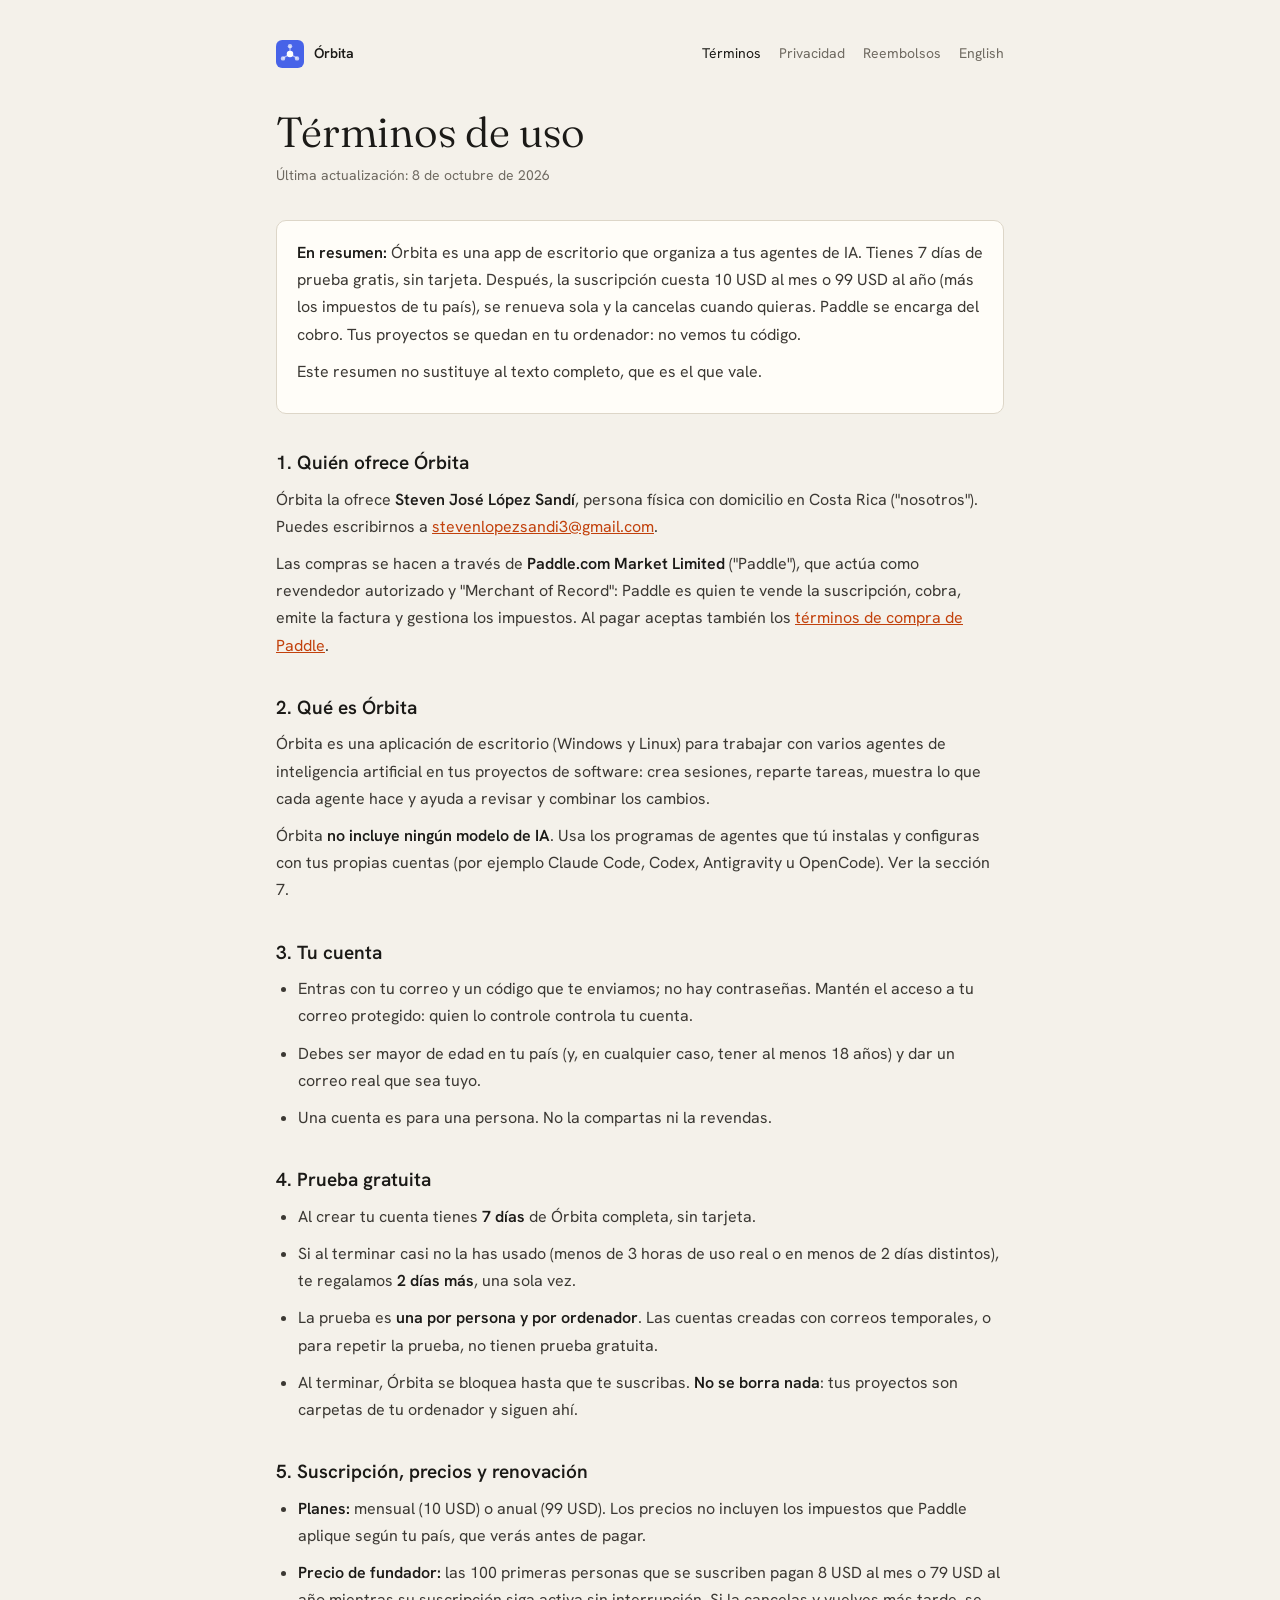
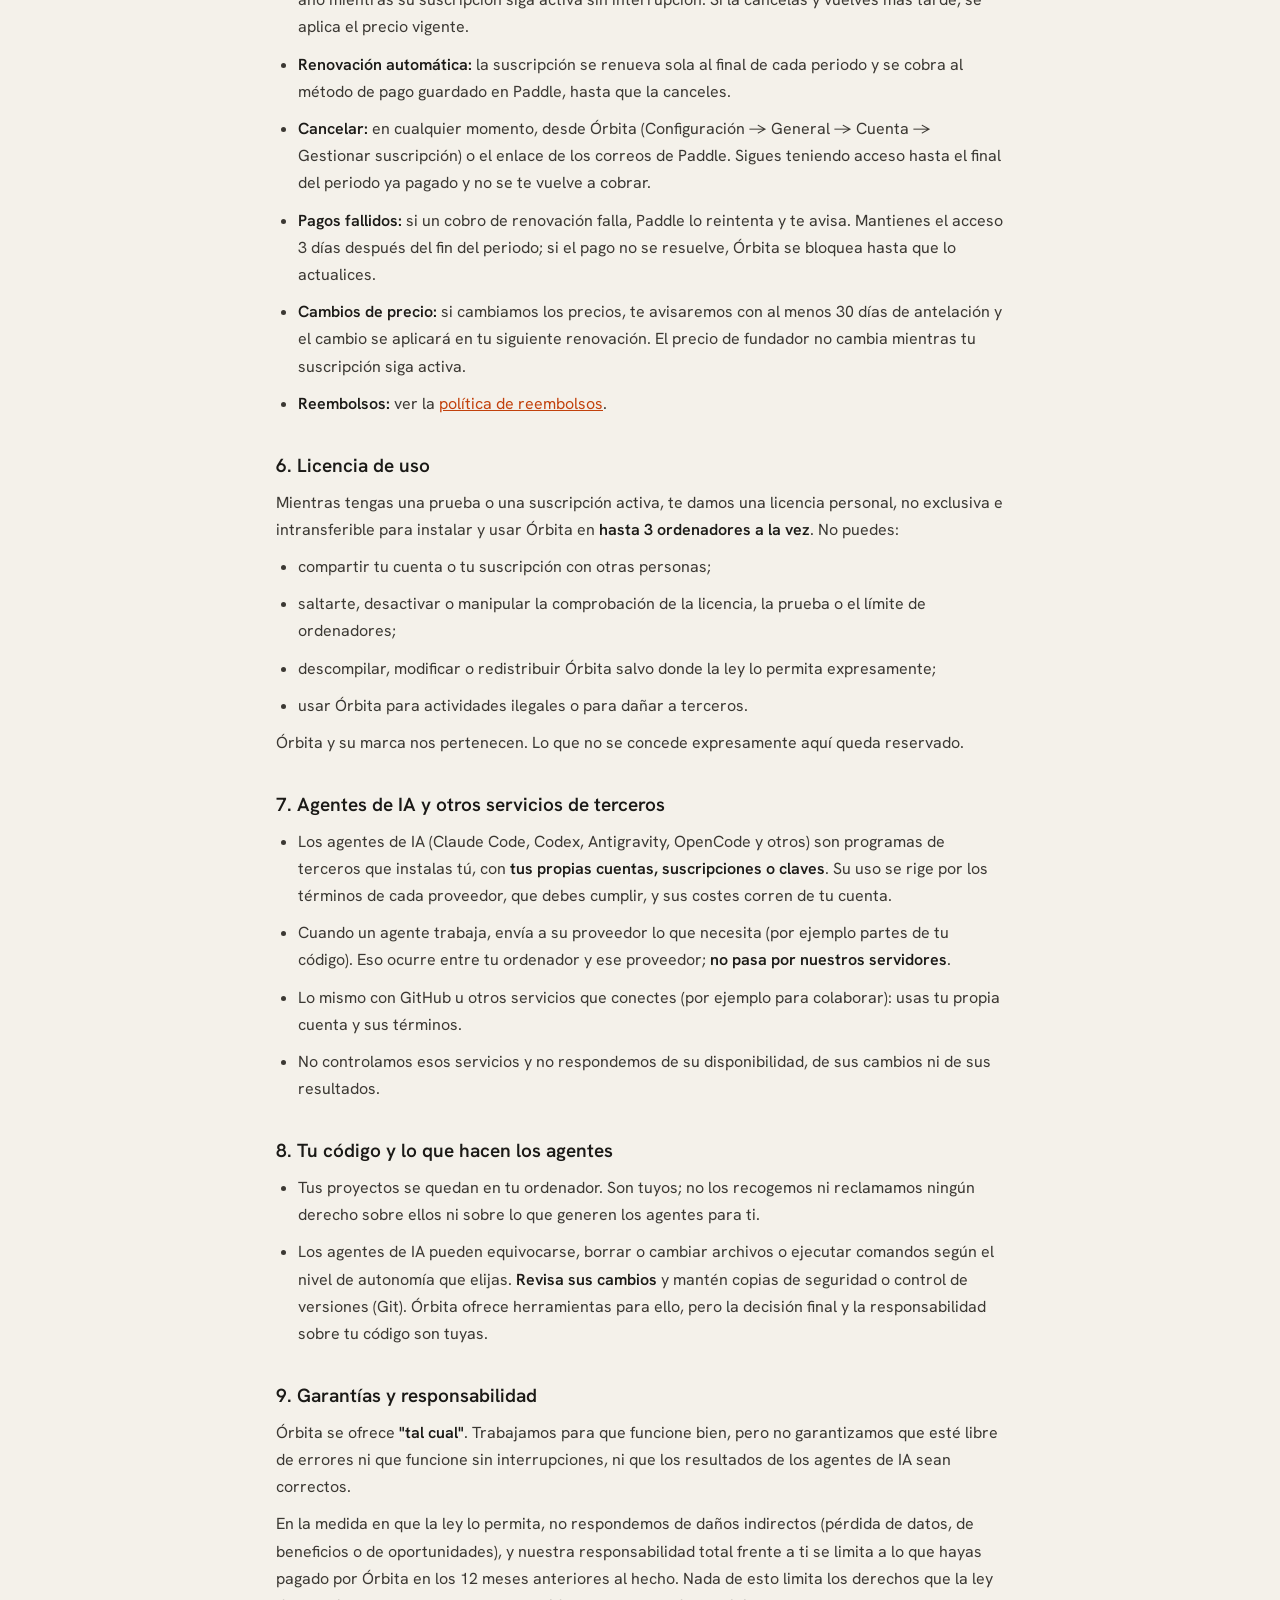
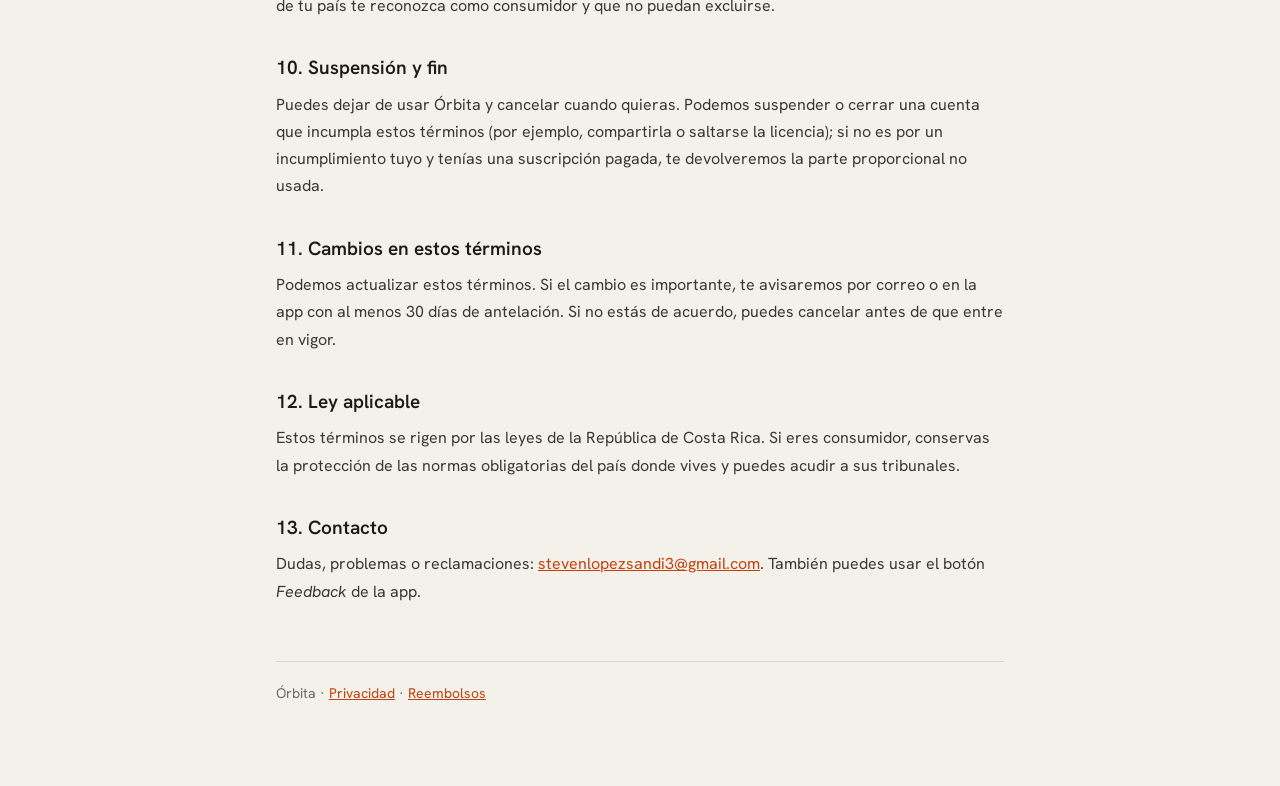
<file: legal/terminos.html>
<!doctype html>
<html lang="es">
<head>
<meta charset="utf-8">
<meta name="viewport" content="width=device-width, initial-scale=1">
<title>Términos de uso · Órbita</title>
<link rel="alternate" hreflang="en" href="terms.html">
<link rel="preconnect" href="https://fonts.googleapis.com">
<link rel="preconnect" href="https://fonts.gstatic.com" crossorigin>
<link href="https://fonts.googleapis.com/css2?family=Fraunces:opsz,wght@9..144,340&family=Hanken+Grotesk:wght@400;600&display=swap" rel="stylesheet">
<link rel="stylesheet" href="legal.css">
</head>
<body>
<div class="wrap">
<nav>
  <a class="brand" href="../index.html"><svg viewBox="0 0 128 128" aria-hidden="true"><rect width="128" height="128" rx="28" fill="#4763e8"/><g stroke="#fff" stroke-opacity=".55" stroke-width="6" stroke-linecap="round"><line x1="64" y1="64" x2="64" y2="30"/><line x1="64" y1="64" x2="34" y2="82"/><line x1="64" y1="64" x2="94" y2="82"/></g><circle cx="64" cy="64" r="15" fill="#fff"/><circle cx="64" cy="28" r="10" fill="#fff" fill-opacity=".7"/><circle cx="32" cy="84" r="10" fill="#fff" fill-opacity=".7"/><circle cx="96" cy="84" r="10" fill="#fff" fill-opacity=".7"/></svg>Órbita</a>
  <a href="terminos.html" aria-current="page">Términos</a>
  <a href="privacidad.html">Privacidad</a>
  <a href="reembolsos.html">Reembolsos</a>
  <a href="terms.html" lang="en">English</a>
</nav>

<h1>Términos de uso</h1>
<p class="updated">Última actualización: 8 de octubre de 2026</p>

<div class="summary">
  <p><strong>En resumen:</strong> Órbita es una app de escritorio que organiza a tus agentes de IA. Tienes 7 días de prueba gratis, sin tarjeta. Después, la suscripción cuesta 10 USD al mes o 99 USD al año (más los impuestos de tu país), se renueva sola y la cancelas cuando quieras. Paddle se encarga del cobro. Tus proyectos se quedan en tu ordenador: no vemos tu código.</p>
  <p>Este resumen no sustituye al texto completo, que es el que vale.</p>
</div>

<h2>1. Quién ofrece Órbita</h2>
<p>Órbita la ofrece <strong>Steven José López Sandí</strong>, persona física con domicilio en Costa Rica ("nosotros"). Puedes escribirnos a <a href="mailto:stevenlopezsandi3@gmail.com">stevenlopezsandi3@gmail.com</a>.</p>
<p>Las compras se hacen a través de <strong>Paddle.com Market Limited</strong> ("Paddle"), que actúa como revendedor autorizado y "Merchant of Record": Paddle es quien te vende la suscripción, cobra, emite la factura y gestiona los impuestos. Al pagar aceptas también los <a href="https://www.paddle.com/legal/checkout-buyer-terms" rel="noopener">términos de compra de Paddle</a>.</p>

<h2>2. Qué es Órbita</h2>
<p>Órbita es una aplicación de escritorio (Windows y Linux) para trabajar con varios agentes de inteligencia artificial en tus proyectos de software: crea sesiones, reparte tareas, muestra lo que cada agente hace y ayuda a revisar y combinar los cambios.</p>
<p>Órbita <strong>no incluye ningún modelo de IA</strong>. Usa los programas de agentes que tú instalas y configuras con tus propias cuentas (por ejemplo Claude Code, Codex, Antigravity u OpenCode). Ver la sección 7.</p>

<h2>3. Tu cuenta</h2>
<ul>
  <li>Entras con tu correo y un código que te enviamos; no hay contraseñas. Mantén el acceso a tu correo protegido: quien lo controle controla tu cuenta.</li>
  <li>Debes ser mayor de edad en tu país (y, en cualquier caso, tener al menos 18 años) y dar un correo real que sea tuyo.</li>
  <li>Una cuenta es para una persona. No la compartas ni la revendas.</li>
</ul>

<h2>4. Prueba gratuita</h2>
<ul>
  <li>Al crear tu cuenta tienes <strong>7 días</strong> de Órbita completa, sin tarjeta.</li>
  <li>Si al terminar casi no la has usado (menos de 3 horas de uso real o en menos de 2 días distintos), te regalamos <strong>2 días más</strong>, una sola vez.</li>
  <li>La prueba es <strong>una por persona y por ordenador</strong>. Las cuentas creadas con correos temporales, o para repetir la prueba, no tienen prueba gratuita.</li>
  <li>Al terminar, Órbita se bloquea hasta que te suscribas. <strong>No se borra nada</strong>: tus proyectos son carpetas de tu ordenador y siguen ahí.</li>
</ul>

<h2>5. Suscripción, precios y renovación</h2>
<ul>
  <li><strong>Planes:</strong> mensual (10 USD) o anual (99 USD). Los precios no incluyen los impuestos que Paddle aplique según tu país, que verás antes de pagar.</li>
  <li><strong>Precio de fundador:</strong> las 100 primeras personas que se suscriben pagan 8 USD al mes o 79 USD al año mientras su suscripción siga activa sin interrupción. Si la cancelas y vuelves más tarde, se aplica el precio vigente.</li>
  <li><strong>Renovación automática:</strong> la suscripción se renueva sola al final de cada periodo y se cobra al método de pago guardado en Paddle, hasta que la canceles.</li>
  <li><strong>Cancelar:</strong> en cualquier momento, desde Órbita (Configuración → General → Cuenta → Gestionar suscripción) o el enlace de los correos de Paddle. Sigues teniendo acceso hasta el final del periodo ya pagado y no se te vuelve a cobrar.</li>
  <li><strong>Pagos fallidos:</strong> si un cobro de renovación falla, Paddle lo reintenta y te avisa. Mantienes el acceso 3 días después del fin del periodo; si el pago no se resuelve, Órbita se bloquea hasta que lo actualices.</li>
  <li><strong>Cambios de precio:</strong> si cambiamos los precios, te avisaremos con al menos 30 días de antelación y el cambio se aplicará en tu siguiente renovación. El precio de fundador no cambia mientras tu suscripción siga activa.</li>
  <li><strong>Reembolsos:</strong> ver la <a href="reembolsos.html">política de reembolsos</a>.</li>
</ul>

<h2>6. Licencia de uso</h2>
<p>Mientras tengas una prueba o una suscripción activa, te damos una licencia personal, no exclusiva e intransferible para instalar y usar Órbita en <strong>hasta 3 ordenadores a la vez</strong>. No puedes:</p>
<ul>
  <li>compartir tu cuenta o tu suscripción con otras personas;</li>
  <li>saltarte, desactivar o manipular la comprobación de la licencia, la prueba o el límite de ordenadores;</li>
  <li>descompilar, modificar o redistribuir Órbita salvo donde la ley lo permita expresamente;</li>
  <li>usar Órbita para actividades ilegales o para dañar a terceros.</li>
</ul>
<p>Órbita y su marca nos pertenecen. Lo que no se concede expresamente aquí queda reservado.</p>

<h2>7. Agentes de IA y otros servicios de terceros</h2>
<ul>
  <li>Los agentes de IA (Claude Code, Codex, Antigravity, OpenCode y otros) son programas de terceros que instalas tú, con <strong>tus propias cuentas, suscripciones o claves</strong>. Su uso se rige por los términos de cada proveedor, que debes cumplir, y sus costes corren de tu cuenta.</li>
  <li>Cuando un agente trabaja, envía a su proveedor lo que necesita (por ejemplo partes de tu código). Eso ocurre entre tu ordenador y ese proveedor; <strong>no pasa por nuestros servidores</strong>.</li>
  <li>Lo mismo con GitHub u otros servicios que conectes (por ejemplo para colaborar): usas tu propia cuenta y sus términos.</li>
  <li>No controlamos esos servicios y no respondemos de su disponibilidad, de sus cambios ni de sus resultados.</li>
</ul>

<h2>8. Tu código y lo que hacen los agentes</h2>
<ul>
  <li>Tus proyectos se quedan en tu ordenador. Son tuyos; no los recogemos ni reclamamos ningún derecho sobre ellos ni sobre lo que generen los agentes para ti.</li>
  <li>Los agentes de IA pueden equivocarse, borrar o cambiar archivos o ejecutar comandos según el nivel de autonomía que elijas. <strong>Revisa sus cambios</strong> y mantén copias de seguridad o control de versiones (Git). Órbita ofrece herramientas para ello, pero la decisión final y la responsabilidad sobre tu código son tuyas.</li>
</ul>

<h2>9. Garantías y responsabilidad</h2>
<p>Órbita se ofrece <strong>"tal cual"</strong>. Trabajamos para que funcione bien, pero no garantizamos que esté libre de errores ni que funcione sin interrupciones, ni que los resultados de los agentes de IA sean correctos.</p>
<p>En la medida en que la ley lo permita, no respondemos de daños indirectos (pérdida de datos, de beneficios o de oportunidades), y nuestra responsabilidad total frente a ti se limita a lo que hayas pagado por Órbita en los 12 meses anteriores al hecho. Nada de esto limita los derechos que la ley de tu país te reconozca como consumidor y que no puedan excluirse.</p>

<h2>10. Suspensión y fin</h2>
<p>Puedes dejar de usar Órbita y cancelar cuando quieras. Podemos suspender o cerrar una cuenta que incumpla estos términos (por ejemplo, compartirla o saltarse la licencia); si no es por un incumplimiento tuyo y tenías una suscripción pagada, te devolveremos la parte proporcional no usada.</p>

<h2>11. Cambios en estos términos</h2>
<p>Podemos actualizar estos términos. Si el cambio es importante, te avisaremos por correo o en la app con al menos 30 días de antelación. Si no estás de acuerdo, puedes cancelar antes de que entre en vigor.</p>

<h2>12. Ley aplicable</h2>
<p>Estos términos se rigen por las leyes de la República de Costa Rica. Si eres consumidor, conservas la protección de las normas obligatorias del país donde vives y puedes acudir a sus tribunales.</p>

<h2>13. Contacto</h2>
<p>Dudas, problemas o reclamaciones: <a href="mailto:stevenlopezsandi3@gmail.com">stevenlopezsandi3@gmail.com</a>. También puedes usar el botón <em>Feedback</em> de la app.</p>

<footer>Órbita · <a href="privacidad.html">Privacidad</a> · <a href="reembolsos.html">Reembolsos</a></footer>
</div>
</body>
</html>
</file>
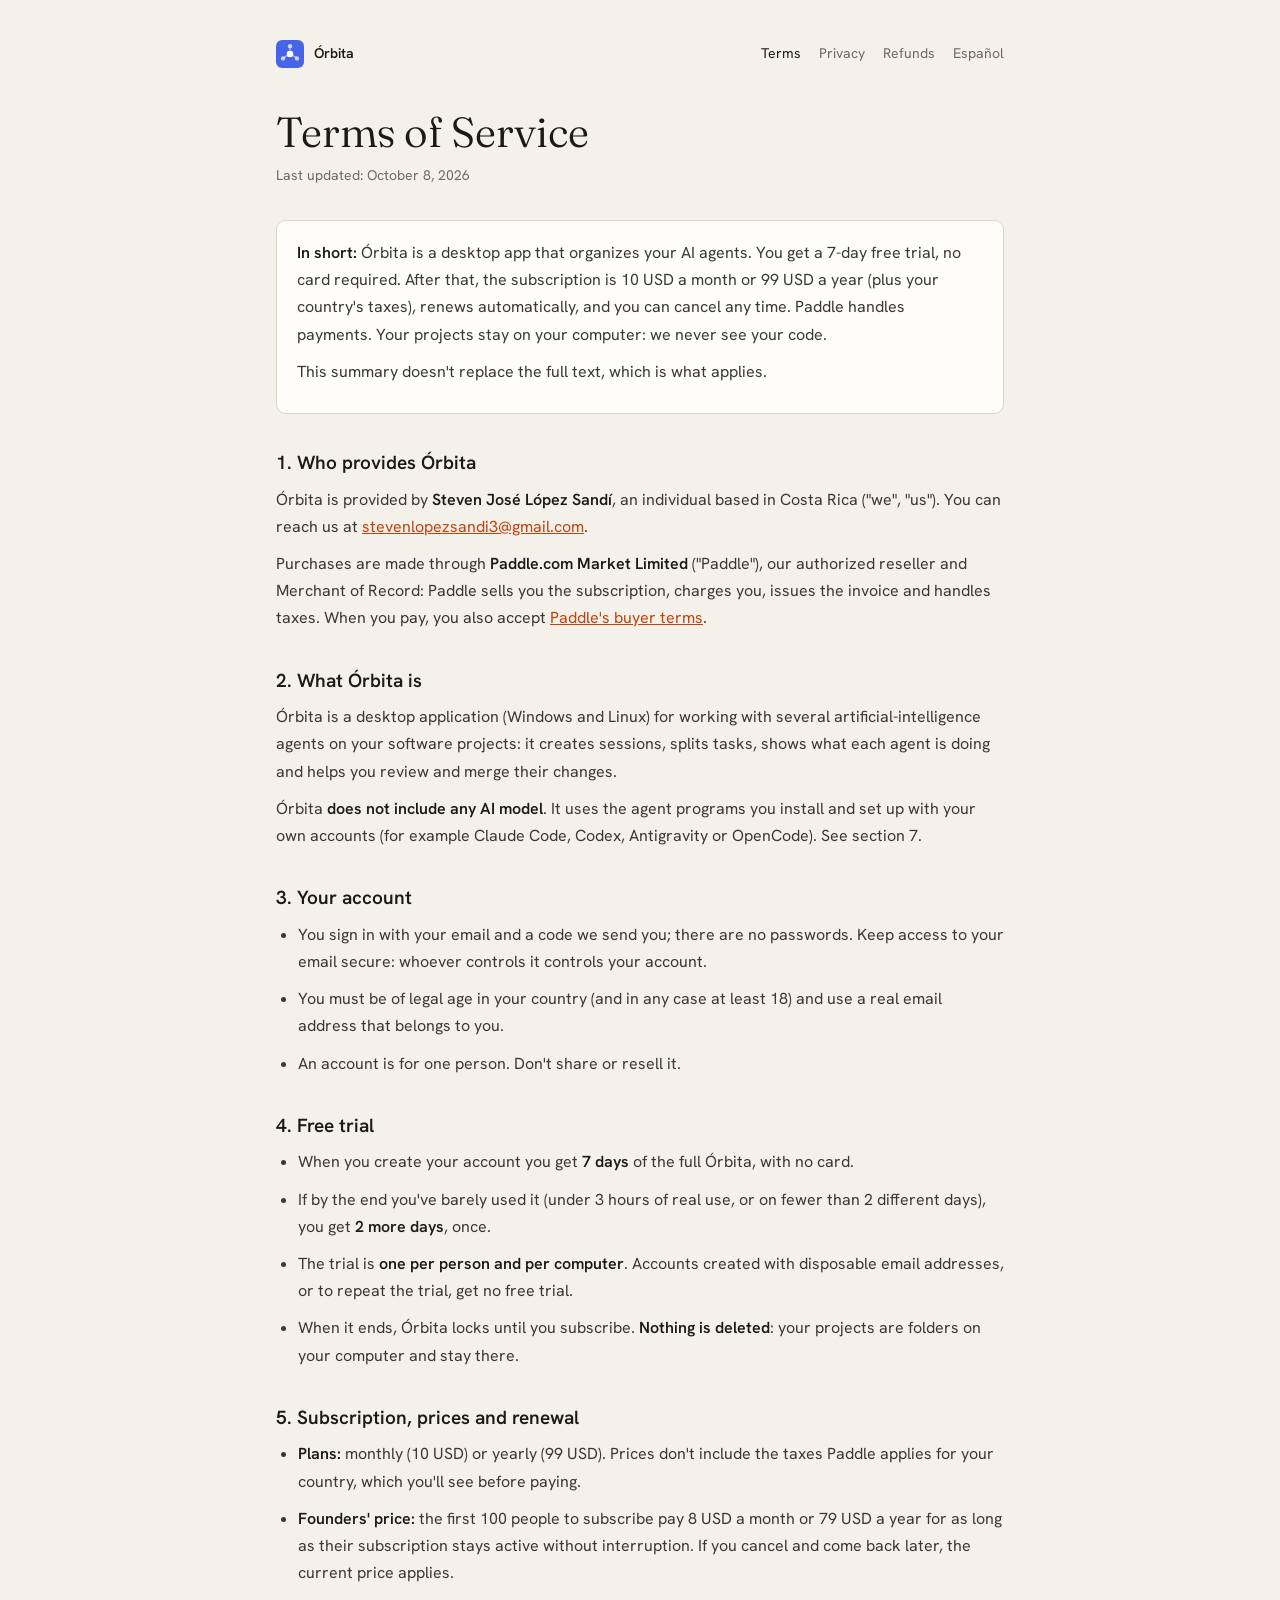
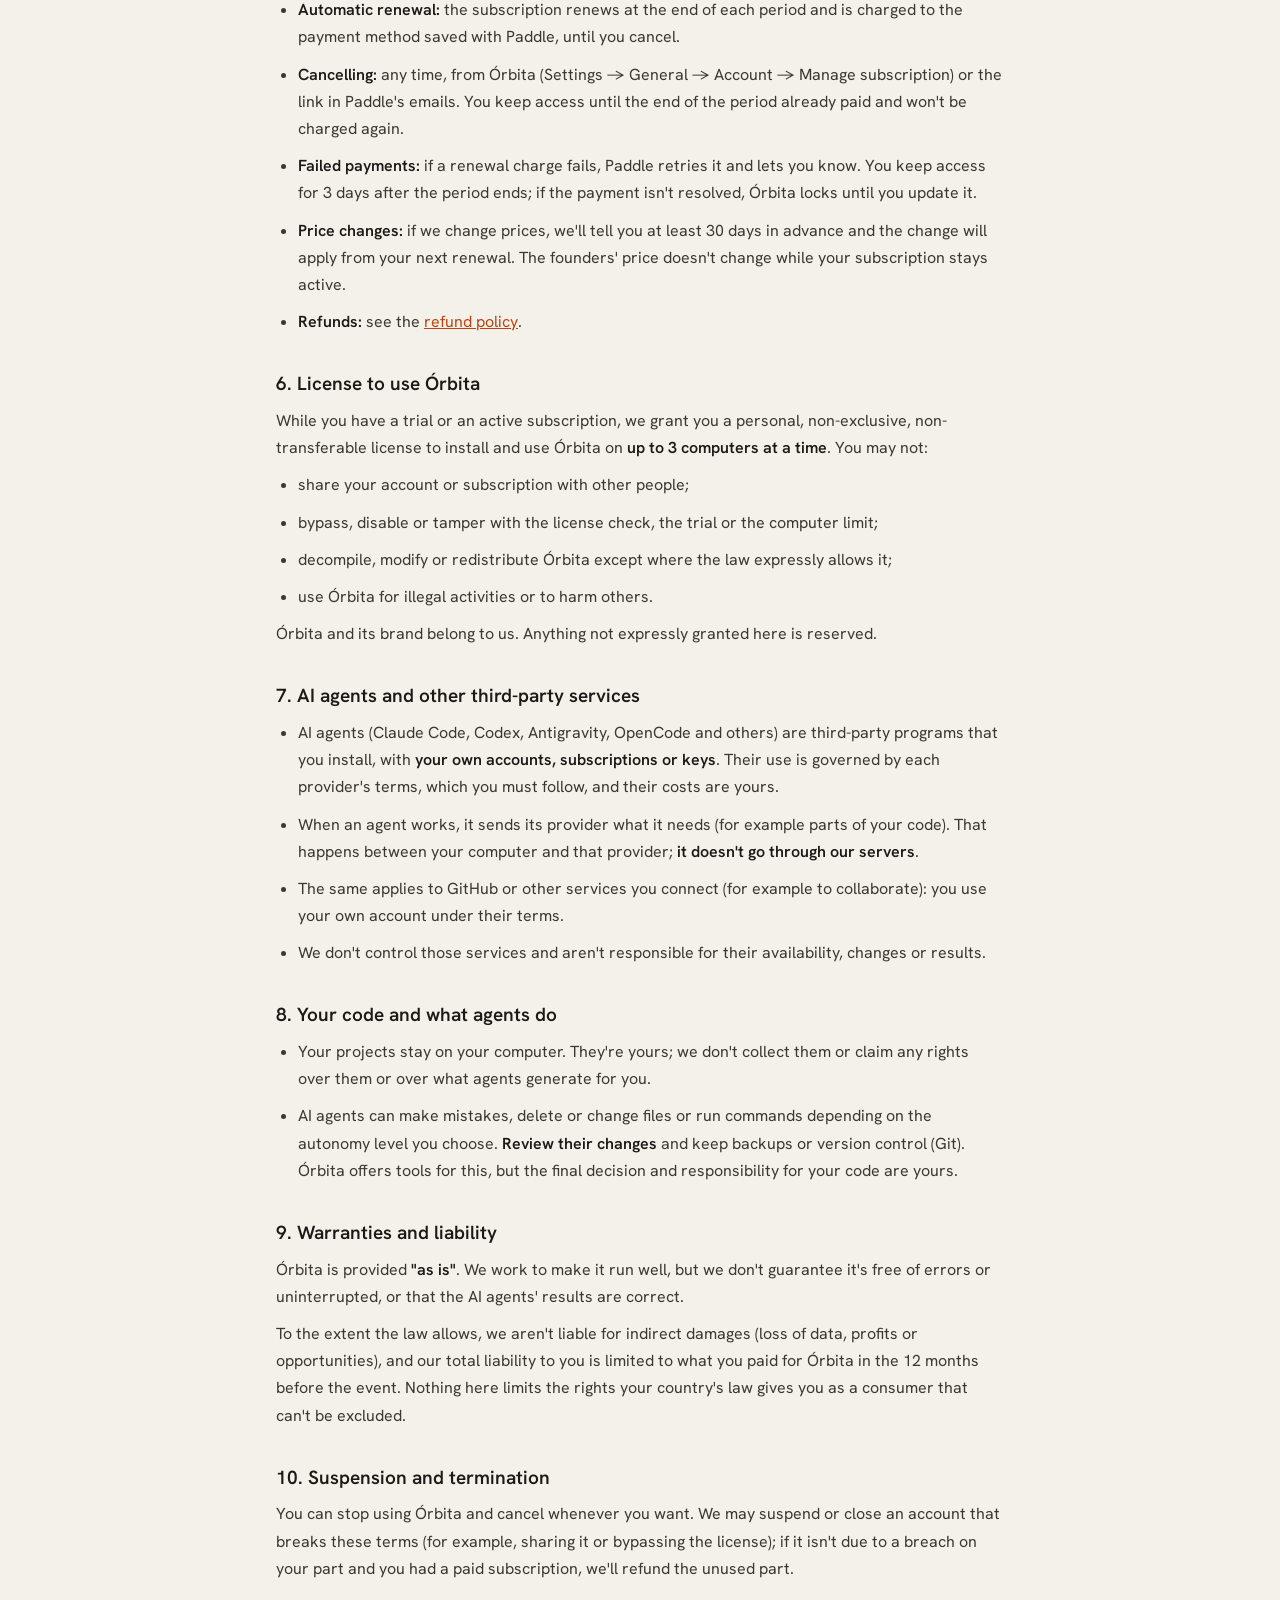
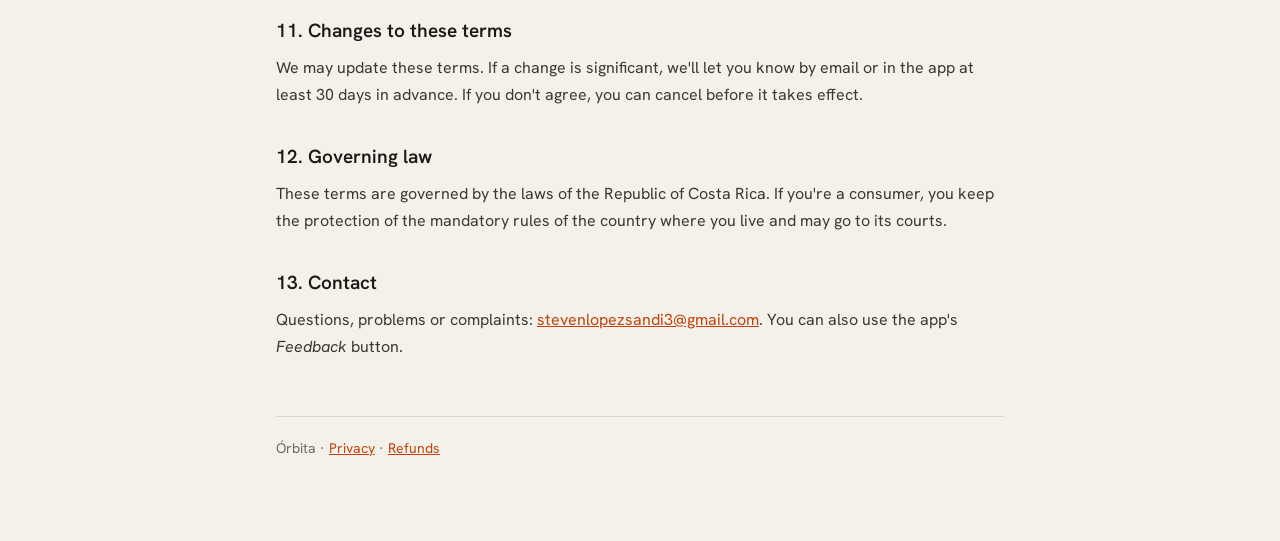
<file: legal/terms.html>
<!doctype html>
<html lang="en">
<head>
<meta charset="utf-8">
<meta name="viewport" content="width=device-width, initial-scale=1">
<title>Terms of Service · Órbita</title>
<link rel="alternate" hreflang="es" href="terminos.html">
<link rel="preconnect" href="https://fonts.googleapis.com">
<link rel="preconnect" href="https://fonts.gstatic.com" crossorigin>
<link href="https://fonts.googleapis.com/css2?family=Fraunces:opsz,wght@9..144,340&family=Hanken+Grotesk:wght@400;600&display=swap" rel="stylesheet">
<link rel="stylesheet" href="legal.css">
</head>
<body>
<div class="wrap">
<nav>
  <a class="brand" href="../index.html"><svg viewBox="0 0 128 128" aria-hidden="true"><rect width="128" height="128" rx="28" fill="#4763e8"/><g stroke="#fff" stroke-opacity=".55" stroke-width="6" stroke-linecap="round"><line x1="64" y1="64" x2="64" y2="30"/><line x1="64" y1="64" x2="34" y2="82"/><line x1="64" y1="64" x2="94" y2="82"/></g><circle cx="64" cy="64" r="15" fill="#fff"/><circle cx="64" cy="28" r="10" fill="#fff" fill-opacity=".7"/><circle cx="32" cy="84" r="10" fill="#fff" fill-opacity=".7"/><circle cx="96" cy="84" r="10" fill="#fff" fill-opacity=".7"/></svg>Órbita</a>
  <a href="terms.html" aria-current="page">Terms</a>
  <a href="privacy.html">Privacy</a>
  <a href="refunds.html">Refunds</a>
  <a href="terminos.html" lang="es">Español</a>
</nav>

<h1>Terms of Service</h1>
<p class="updated">Last updated: October 8, 2026</p>

<div class="summary">
  <p><strong>In short:</strong> Órbita is a desktop app that organizes your AI agents. You get a 7-day free trial, no card required. After that, the subscription is 10 USD a month or 99 USD a year (plus your country's taxes), renews automatically, and you can cancel any time. Paddle handles payments. Your projects stay on your computer: we never see your code.</p>
  <p>This summary doesn't replace the full text, which is what applies.</p>
</div>

<h2>1. Who provides Órbita</h2>
<p>Órbita is provided by <strong>Steven José López Sandí</strong>, an individual based in Costa Rica ("we", "us"). You can reach us at <a href="mailto:stevenlopezsandi3@gmail.com">stevenlopezsandi3@gmail.com</a>.</p>
<p>Purchases are made through <strong>Paddle.com Market Limited</strong> ("Paddle"), our authorized reseller and Merchant of Record: Paddle sells you the subscription, charges you, issues the invoice and handles taxes. When you pay, you also accept <a href="https://www.paddle.com/legal/checkout-buyer-terms" rel="noopener">Paddle's buyer terms</a>.</p>

<h2>2. What Órbita is</h2>
<p>Órbita is a desktop application (Windows and Linux) for working with several artificial-intelligence agents on your software projects: it creates sessions, splits tasks, shows what each agent is doing and helps you review and merge their changes.</p>
<p>Órbita <strong>does not include any AI model</strong>. It uses the agent programs you install and set up with your own accounts (for example Claude Code, Codex, Antigravity or OpenCode). See section 7.</p>

<h2>3. Your account</h2>
<ul>
  <li>You sign in with your email and a code we send you; there are no passwords. Keep access to your email secure: whoever controls it controls your account.</li>
  <li>You must be of legal age in your country (and in any case at least 18) and use a real email address that belongs to you.</li>
  <li>An account is for one person. Don't share or resell it.</li>
</ul>

<h2>4. Free trial</h2>
<ul>
  <li>When you create your account you get <strong>7 days</strong> of the full Órbita, with no card.</li>
  <li>If by the end you've barely used it (under 3 hours of real use, or on fewer than 2 different days), you get <strong>2 more days</strong>, once.</li>
  <li>The trial is <strong>one per person and per computer</strong>. Accounts created with disposable email addresses, or to repeat the trial, get no free trial.</li>
  <li>When it ends, Órbita locks until you subscribe. <strong>Nothing is deleted</strong>: your projects are folders on your computer and stay there.</li>
</ul>

<h2>5. Subscription, prices and renewal</h2>
<ul>
  <li><strong>Plans:</strong> monthly (10 USD) or yearly (99 USD). Prices don't include the taxes Paddle applies for your country, which you'll see before paying.</li>
  <li><strong>Founders' price:</strong> the first 100 people to subscribe pay 8 USD a month or 79 USD a year for as long as their subscription stays active without interruption. If you cancel and come back later, the current price applies.</li>
  <li><strong>Automatic renewal:</strong> the subscription renews at the end of each period and is charged to the payment method saved with Paddle, until you cancel.</li>
  <li><strong>Cancelling:</strong> any time, from Órbita (Settings → General → Account → Manage subscription) or the link in Paddle's emails. You keep access until the end of the period already paid and won't be charged again.</li>
  <li><strong>Failed payments:</strong> if a renewal charge fails, Paddle retries it and lets you know. You keep access for 3 days after the period ends; if the payment isn't resolved, Órbita locks until you update it.</li>
  <li><strong>Price changes:</strong> if we change prices, we'll tell you at least 30 days in advance and the change will apply from your next renewal. The founders' price doesn't change while your subscription stays active.</li>
  <li><strong>Refunds:</strong> see the <a href="refunds.html">refund policy</a>.</li>
</ul>

<h2>6. License to use Órbita</h2>
<p>While you have a trial or an active subscription, we grant you a personal, non-exclusive, non-transferable license to install and use Órbita on <strong>up to 3 computers at a time</strong>. You may not:</p>
<ul>
  <li>share your account or subscription with other people;</li>
  <li>bypass, disable or tamper with the license check, the trial or the computer limit;</li>
  <li>decompile, modify or redistribute Órbita except where the law expressly allows it;</li>
  <li>use Órbita for illegal activities or to harm others.</li>
</ul>
<p>Órbita and its brand belong to us. Anything not expressly granted here is reserved.</p>

<h2>7. AI agents and other third-party services</h2>
<ul>
  <li>AI agents (Claude Code, Codex, Antigravity, OpenCode and others) are third-party programs that you install, with <strong>your own accounts, subscriptions or keys</strong>. Their use is governed by each provider's terms, which you must follow, and their costs are yours.</li>
  <li>When an agent works, it sends its provider what it needs (for example parts of your code). That happens between your computer and that provider; <strong>it doesn't go through our servers</strong>.</li>
  <li>The same applies to GitHub or other services you connect (for example to collaborate): you use your own account under their terms.</li>
  <li>We don't control those services and aren't responsible for their availability, changes or results.</li>
</ul>

<h2>8. Your code and what agents do</h2>
<ul>
  <li>Your projects stay on your computer. They're yours; we don't collect them or claim any rights over them or over what agents generate for you.</li>
  <li>AI agents can make mistakes, delete or change files or run commands depending on the autonomy level you choose. <strong>Review their changes</strong> and keep backups or version control (Git). Órbita offers tools for this, but the final decision and responsibility for your code are yours.</li>
</ul>

<h2>9. Warranties and liability</h2>
<p>Órbita is provided <strong>"as is"</strong>. We work to make it run well, but we don't guarantee it's free of errors or uninterrupted, or that the AI agents' results are correct.</p>
<p>To the extent the law allows, we aren't liable for indirect damages (loss of data, profits or opportunities), and our total liability to you is limited to what you paid for Órbita in the 12 months before the event. Nothing here limits the rights your country's law gives you as a consumer that can't be excluded.</p>

<h2>10. Suspension and termination</h2>
<p>You can stop using Órbita and cancel whenever you want. We may suspend or close an account that breaks these terms (for example, sharing it or bypassing the license); if it isn't due to a breach on your part and you had a paid subscription, we'll refund the unused part.</p>

<h2>11. Changes to these terms</h2>
<p>We may update these terms. If a change is significant, we'll let you know by email or in the app at least 30 days in advance. If you don't agree, you can cancel before it takes effect.</p>

<h2>12. Governing law</h2>
<p>These terms are governed by the laws of the Republic of Costa Rica. If you're a consumer, you keep the protection of the mandatory rules of the country where you live and may go to its courts.</p>

<h2>13. Contact</h2>
<p>Questions, problems or complaints: <a href="mailto:stevenlopezsandi3@gmail.com">stevenlopezsandi3@gmail.com</a>. You can also use the app's <em>Feedback</em> button.</p>

<footer>Órbita · <a href="privacy.html">Privacy</a> · <a href="refunds.html">Refunds</a></footer>
</div>
</body>
</html>
</file>
<file: legal/legal.css>
/* Órbita's legal pages: the landing's palette, plain reading layout */
:root{
  --void:#0b0c0e;--panel:#171a1f;--line:#2a2e35;--bone:#ece6da;--text:#c9c4ba;--dim:#8d8a84;--signal:#ff6a2b;
  --display:"Fraunces", Georgia, serif;--body:"Hanken Grotesk", system-ui, sans-serif;
}
@media (prefers-color-scheme: light){
  :root:not([data-theme="dark"]){--void:#f4f1ea;--panel:#fffdf8;--line:#ddd6c8;--bone:#1b1a17;--text:#3b3833;--dim:#6f6a61;--signal:#c2410c}
}
*{box-sizing:border-box;margin:0;padding:0}
body{background:var(--void);color:var(--text);font:400 16px/1.7 var(--body);-webkit-font-smoothing:antialiased}
a{color:var(--signal)}
.wrap{max-width:760px;margin:0 auto;padding:40px 16px 80px}
nav{display:flex;flex-wrap:wrap;gap:8px 18px;align-items:center;font-size:14px;margin-bottom:40px}
nav .brand{display:flex;align-items:center;gap:10px;color:var(--bone);text-decoration:none;font-weight:600;margin-right:auto}
nav .brand svg{width:28px;height:28px}
nav a:not(.brand){color:var(--dim);text-decoration:none}
nav a[aria-current]{color:var(--bone)}
h1{font:340 clamp(30px,6vw,42px)/1.15 var(--display);color:var(--bone);margin-bottom:8px}
.updated{color:var(--dim);font-size:14px;margin-bottom:32px}
.summary{background:var(--panel);border:1px solid var(--line);border-radius:10px;padding:18px 20px;margin-bottom:36px}
.summary p+p{margin-top:8px}
h2{font:600 19px/1.35 var(--body);color:var(--bone);margin:36px 0 10px}
p,li{margin-bottom:10px}
ul{padding-left:22px}
strong{color:var(--bone);font-weight:600}
table{width:100%;border-collapse:collapse;margin:8px 0 16px;font-size:14.5px}
th,td{text-align:left;vertical-align:top;padding:9px 10px;border-bottom:1px solid var(--line)}
th{color:var(--bone);font-weight:600}
.table{overflow-x:auto}
footer{margin-top:56px;padding-top:20px;border-top:1px solid var(--line);color:var(--dim);font-size:14px}
</file>
